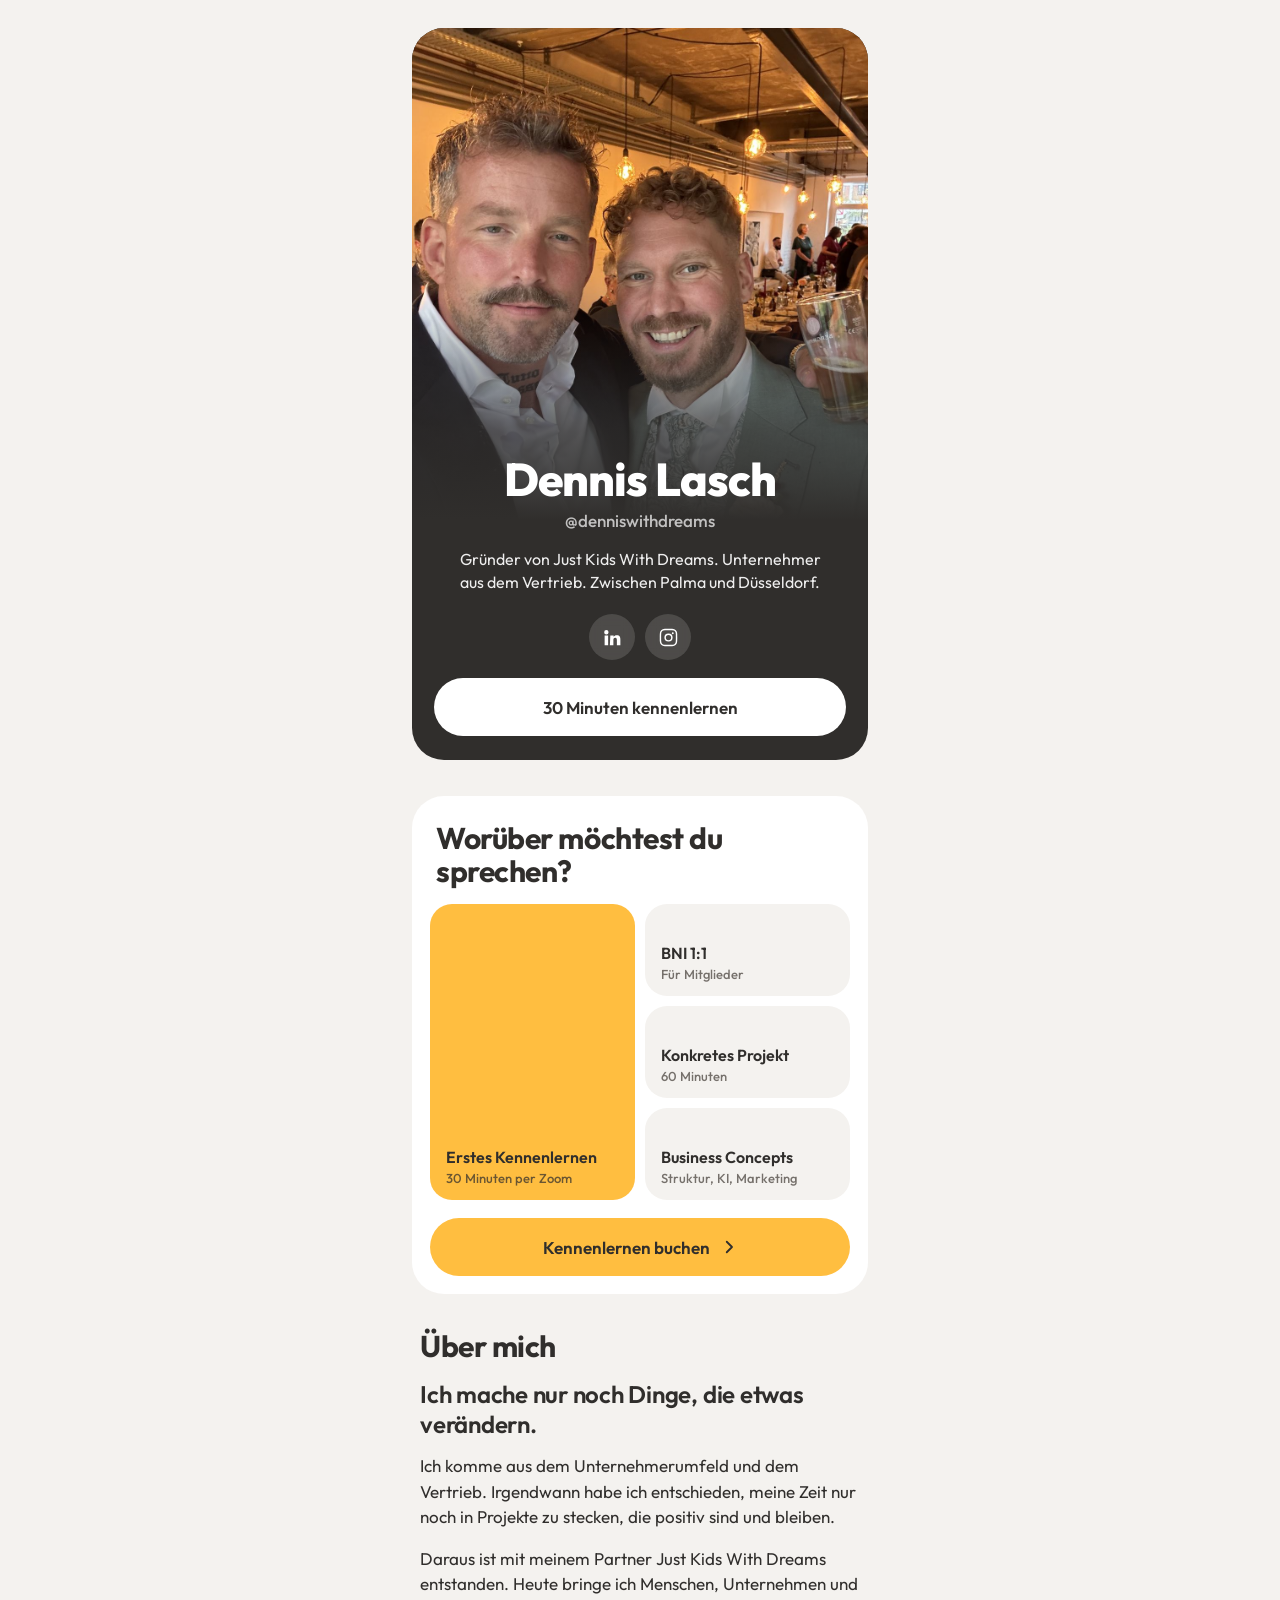
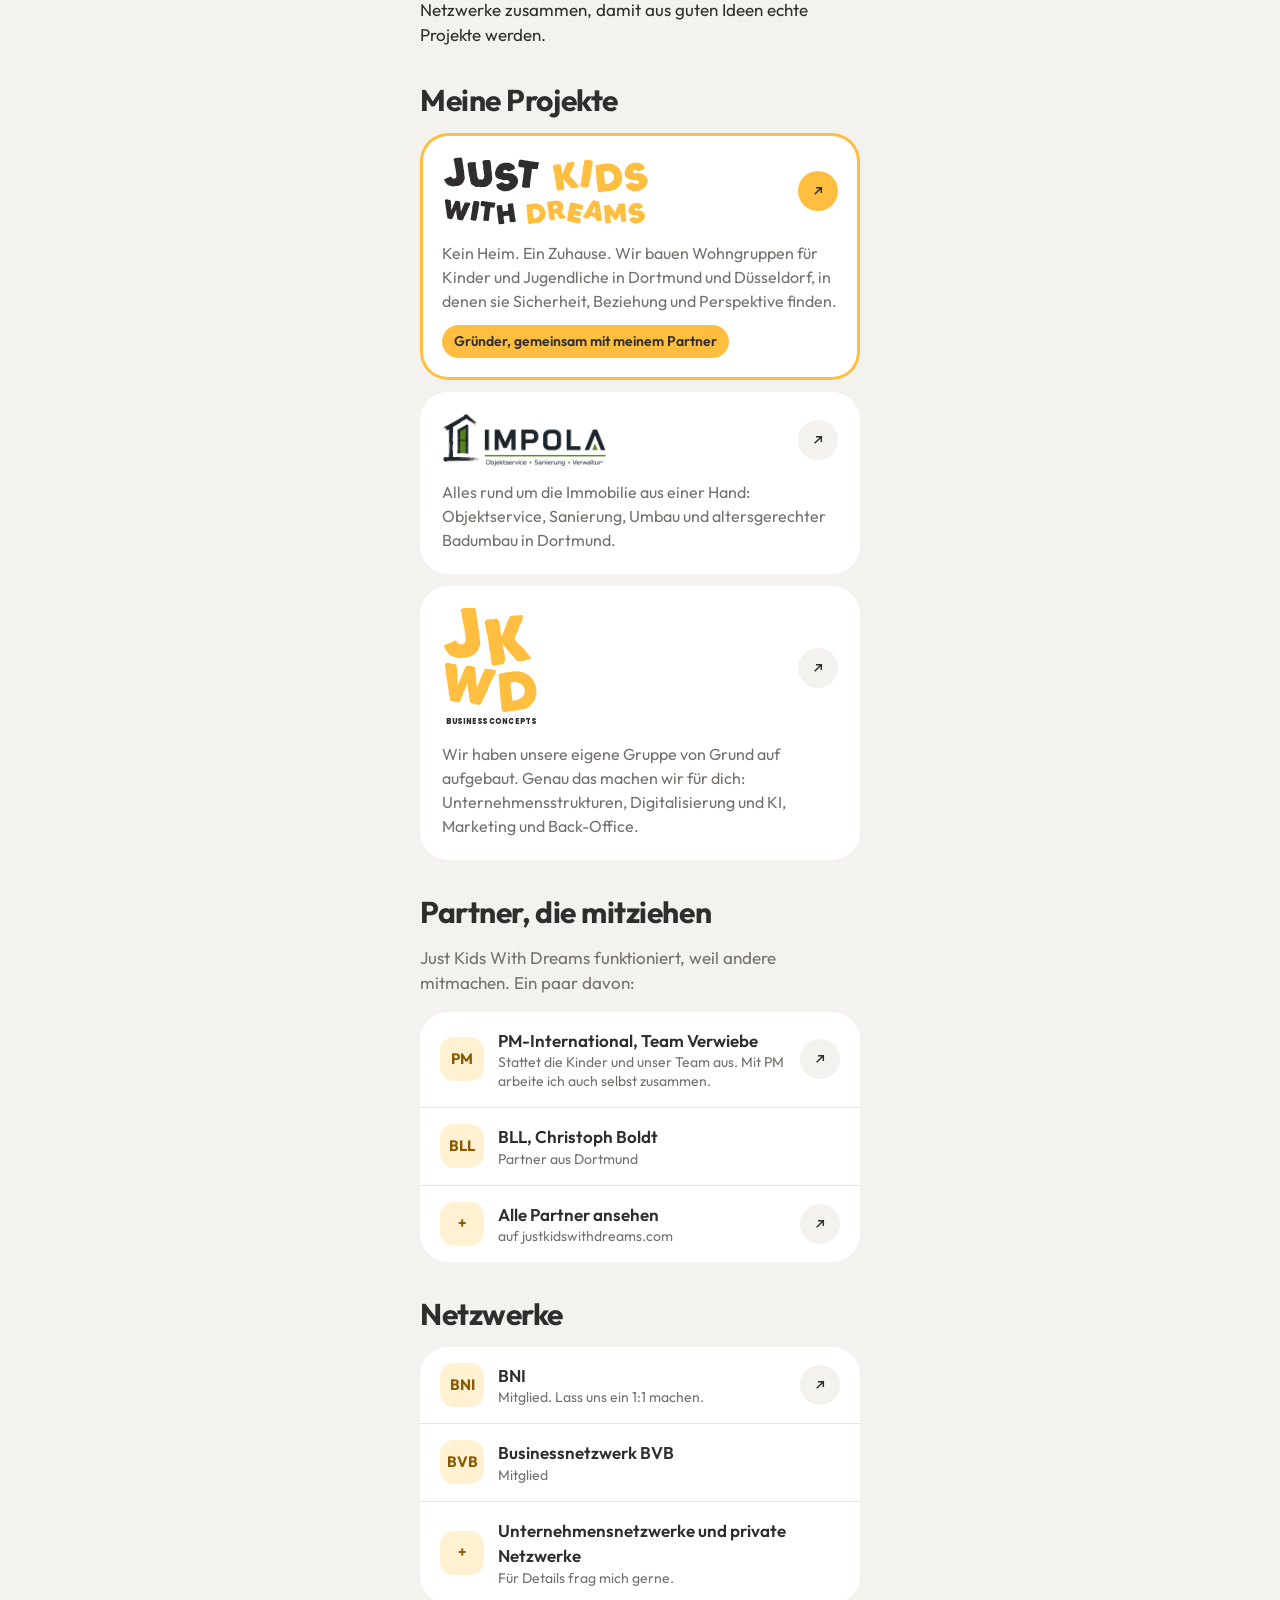
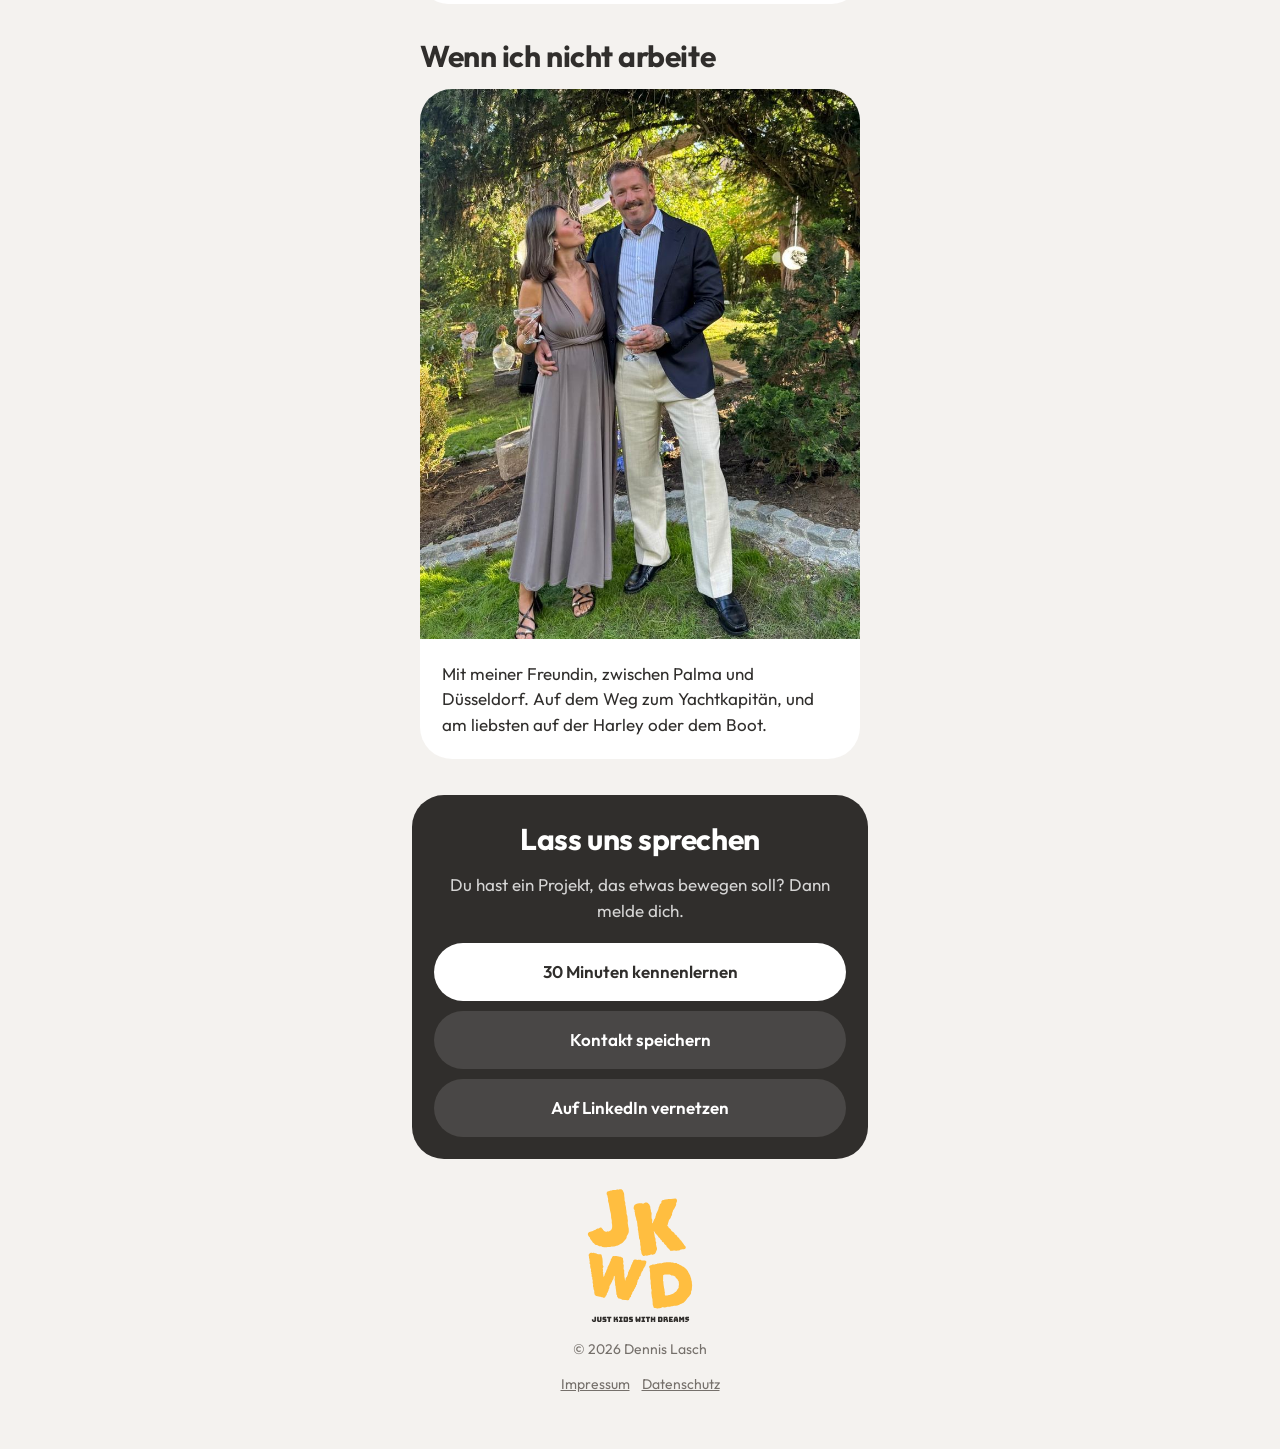
<file: index.html>
<!DOCTYPE html>
<html lang="de">
<head>
<meta charset="utf-8">
<meta name="viewport" content="width=device-width, initial-scale=1, viewport-fit=cover">
<title>Dennis Lasch – Just Kids With Dreams</title>
<meta name="description" content="Dennis Lasch – Unternehmer, Gründer von Just Kids With Dreams. Zwischen Palma und Düsseldorf.">
<meta property="og:title" content="Dennis Lasch">
<meta property="og:description" content="Gründer von Just Kids With Dreams. Unternehmer aus dem Vertrieb. Zwischen Palma und Düsseldorf.">
<meta property="og:image" content="https://dennislasch.com/og.jpg">
<meta property="og:url" content="https://dennislasch.com/">
<meta property="og:type" content="profile">
<meta name="twitter:card" content="summary_large_image">
<meta name="theme-color" content="#302E2C">
<link rel="icon" href="data:image/svg+xml,%3Csvg xmlns='http://www.w3.org/2000/svg' viewBox='0 0 100 100'%3E%3Ctext y='.9em' font-size='90'%3E%E2%9A%93%3C/text%3E%3C/svg%3E">
<link rel="stylesheet" href="assets/css/style.css">
</head>
<body>
<div class="progress" aria-hidden="true"><span id="bar"></span></div>

<main class="page">

  <header class="hero">
    <div class="hero-photo"><img src="assets/img/hero.jpg" alt="Dennis Lasch mit seinem Partner bei einer Feier" fetchpriority="high"></div>
    <div class="hero-text">
      <h1>Dennis Lasch</h1>
      <p class="handle">@denniswithdreams</p>
      <p class="bio">Gründer von Just Kids With Dreams. Unternehmer aus dem Vertrieb. Zwischen Palma und Düsseldorf.</p>
      <div class="socials">
        <a href="https://www.linkedin.com/in/dennislasch" target="_blank" rel="noopener" aria-label="LinkedIn">
          <svg viewBox="0 0 24 24"><path d="M4.98 3.5a2.5 2.5 0 1 1 0 5 2.5 2.5 0 0 1 0-5zM3 9.75h4v11H3zM9.5 9.75h3.8v1.5h.06c.53-1 1.83-1.8 3.44-1.8 3.68 0 4.2 2.2 4.2 5.1v6.2h-4v-5.5c0-1.3 0-3-1.85-3s-2.15 1.43-2.15 2.9v5.6h-4z"/></svg>
        </a>
        <a href="https://www.instagram.com/denniswithdreams" target="_blank" rel="noopener" aria-label="Instagram">
          <svg viewBox="0 0 24 24"><path d="M12 7.3a4.7 4.7 0 1 0 0 9.4 4.7 4.7 0 0 0 0-9.4zm0 7.7a3 3 0 1 1 0-6 3 3 0 0 1 0 6zm4.9-8.95a1.1 1.1 0 1 0 0 2.2 1.1 1.1 0 0 0 0-2.2zM12 3.6c2.73 0 3.05.01 4.13.06 1 .05 1.54.21 1.9.35.48.19.82.41 1.18.77.36.36.58.7.77 1.18.14.36.3.9.35 1.9.05 1.08.06 1.4.06 4.14s-.01 3.05-.06 4.13c-.05 1-.21 1.54-.35 1.9-.19.48-.41.82-.77 1.18-.36.36-.7.58-1.18.77-.36.14-.9.3-1.9.35-1.08.05-1.4.06-4.13.06s-3.06-.01-4.14-.06c-1-.05-1.54-.21-1.9-.35a3.2 3.2 0 0 1-1.18-.77 3.2 3.2 0 0 1-.77-1.18c-.14-.36-.3-.9-.35-1.9C3.61 15.05 3.6 14.73 3.6 12s.01-3.06.06-4.14c.05-1 .21-1.54.35-1.9.19-.48.41-.82.77-1.18.36-.36.7-.58 1.18-.77.36-.14.9-.3 1.9-.35C8.94 3.61 9.27 3.6 12 3.6zM12 2c-2.72 0-3.06.01-4.13.06-1.07.05-1.8.22-2.43.46-.66.26-1.22.6-1.77 1.16-.56.55-.9 1.11-1.16 1.77-.24.64-.41 1.36-.46 2.43C2.01 8.94 2 9.28 2 12s.01 3.06.06 4.13c.05 1.07.22 1.8.46 2.43.26.66.6 1.22 1.16 1.77.55.56 1.11.9 1.77 1.16.64.24 1.36.41 2.43.46 1.07.05 1.41.06 4.13.06s3.06-.01 4.13-.06c1.07-.05 1.8-.22 2.43-.46a4.9 4.9 0 0 0 1.77-1.16c.56-.55.9-1.11 1.16-1.77.24-.64.41-1.36.46-2.43.05-1.07.06-1.41.06-4.13s-.01-3.06-.06-4.13c-.05-1.07-.22-1.8-.46-2.43a4.9 4.9 0 0 0-1.16-1.77 4.9 4.9 0 0 0-1.77-1.16c-.64-.24-1.36-.41-2.43-.46C15.06 2.01 14.72 2 12 2z"/></svg>
        </a>
      </div>
      <a class="btn btn-white" href="https://scheduler.zoom.us/jkwd-dennis-lasch/dennis-30-min" target="_blank" rel="noopener">30 Minuten kennenlernen</a>
    </div>
  </header>

  <form class="chooser" id="chooser" onsubmit="return false">
    <h2>Worüber möchtest du sprechen?</h2>
    <fieldset class="chips">
      <legend>Termin auswählen</legend>
      <div class="chip tall">
        <input type="radio" name="t" id="t1" value="https://scheduler.zoom.us/jkwd-dennis-lasch/dennis-30-min" data-label="Kennenlernen buchen" checked>
        <label for="t1">Erstes Kennenlernen<small>30 Minuten per Zoom</small></label>
      </div>
      <div class="chip">
        <input type="radio" name="t" id="t2" value="https://scheduler.zoom.us/jkwd-dennis-lasch/bni-1-1" data-label="BNI 1:1 buchen">
        <label for="t2">BNI 1:1<small>Für Mitglieder</small></label>
      </div>
      <div class="chip">
        <input type="radio" name="t" id="t3" value="https://scheduler.zoom.us/jkwd-dennis-lasch/dennis-1h" data-label="Termin buchen">
        <label for="t3">Konkretes Projekt<small>60 Minuten</small></label>
      </div>
      <div class="chip">
        <input type="radio" name="t" id="t4" value="https://scheduler.zoom.us/jkwd-dennis-lasch/jkwd-business-concepts" data-label="Erstgespräch buchen">
        <label for="t4">Business Concepts<small>Struktur, KI, Marketing</small></label>
      </div>
    </fieldset>
    <a class="btn btn-green" id="book" href="https://scheduler.zoom.us/jkwd-dennis-lasch/dennis-30-min" target="_blank" rel="noopener">
      <span id="bookLabel">Kennenlernen buchen</span>
      <svg viewBox="0 0 24 24" fill="none" stroke="currentColor" stroke-width="2.4" stroke-linecap="round" stroke-linejoin="round" aria-hidden="true"><path d="M9 5l7 7-7 7"/></svg>
    </a>
  </form>

  <section id="ueber">
    <h2>Über mich</h2>
    <p class="quote">Ich mache nur noch Dinge, die etwas verändern.</p>
    <p class="lead">Ich komme aus dem Unternehmerumfeld und dem Vertrieb. Irgendwann habe ich entschieden, meine Zeit nur noch in Projekte zu stecken, die positiv sind und bleiben.</p>
    <p class="lead">Daraus ist mit meinem Partner Just Kids With Dreams entstanden. Heute bringe ich Menschen, Unternehmen und Netzwerke zusammen, damit aus guten Ideen echte Projekte werden.</p>
  </section>

  <section id="projekte">
    <h2>Meine Projekte</h2>
    <div class="projects">
      <a class="project feature" href="https://justkidswithdreams.com" target="_blank" rel="noopener">
        <div class="project-head">
          <div class="logo"><img class="lg" src="assets/logo/jkwd-horizontal.svg" alt="Just Kids With Dreams" width="207" height="72"></div>
          <span class="go" aria-hidden="true"><svg viewBox="0 0 24 24"><path d="M7 17L17 7M9 7h8v8"/></svg></span>
        </div>
        <p>Kein Heim. Ein Zuhause. Wir bauen Wohngruppen für Kinder und Jugendliche in Dortmund und Düsseldorf, in denen sie Sicherheit, Beziehung und Perspektive finden.</p>
        <p class="role">Gründer, gemeinsam mit meinem Partner</p>
      </a>
      <a class="project" href="https://impola.de" target="_blank" rel="noopener">
        <div class="project-head">
          <div class="logo"><img src="assets/logo/impola.png" alt="IMPOLA – Objektservice, Sanierung, Verwaltung" width="164" height="52"></div>
          <span class="go" aria-hidden="true"><svg viewBox="0 0 24 24"><path d="M7 17L17 7M9 7h8v8"/></svg></span>
        </div>
        <p class="muted">Alles rund um die Immobilie aus einer Hand: Objektservice, Sanierung, Umbau und altersgerechter Badumbau in Dortmund.</p>
      </a>
      <a class="project" href="https://jkwdgroup.com" target="_blank" rel="noopener">
        <div class="project-head">
          <div class="logo"><svg class="bc-logo" viewBox="400 350 1092 1330" role="img" aria-label="JKWD Business Concepts" xmlns="http://www.w3.org/2000/svg"><path d="M576.1,903.0c-2.9-1.4-6.7-1.4-9.7-2.2-3.7,0-5.9-1.4-8.2-3.7-2.2-.7490234375-5.2-1.4-5.9-1.4-5.9,0-11.9,0-17.2-2.2-5.9-2.2-11.2-6.7-17.2-8.9-5.2-1.4-10.4-.7490234375-14.9-2.2-8.2-1.4-12.7-9.7-17.9-14.9-4.4-3.7-9.7-5.9-13.4-9.7-3.7-3.7-5.9-8.9-8.2-14.2-3.7-6.7-11.2-11.2-14.9-17.9-2.2-2.9-3.7-5.9-4.4-8.9-.7490234375-3.7-.7490234375-7.4-2.9-9.7-2.9-2.2-5.9-4.4-8.2-7.4-4.4-7.4-8.9-14.9-10.4-23.2-2.2-16.4,17.9-23.9,34.4-26.9,2.9,0,5.9,0,8.9-1.4,6.7-2.2,11.9-8.9,18.7-11.2,4.4-2.2,10.4-1.4,14.2-4.4,5.9-4.4,12.7-9.7,19.4-11.9,4.4-.7490234375,9.7-.7490234375,13.4.7490234375,2.9-2.9,5.2-6.7,8.9-8.2,2.9-2.2,6.7-2.2,9.7-2.2,2.9.7490234375,5.2,1.4,6.7,2.9,1.4,2.2,4.4,5.9,5.2,6.7,2.2,1.4,4.4,2.9,5.9,5.2,1.4,2.9,3.7,5.9,5.2,8.9,2.2,2.9,11.9,11.9,14.9,14.2,1.4.7490234375,3.7,1.4,5.2,2.2,4.4,1.4,9.7,2.2,14.2,1.4,6.7-.7490234375,21.7-1.4,25.4-3.7,1.4-.7490234375,6.7-5.2,7.4-5.9,3.7-2.2,8.2-3.7,11.2-7.4,5.9-6.7,8.9-15.7,9.7-24.7.7490234375-8.2.7490234375-17.2,0-25.4-.7490234375-7.4-2.9-14.2-3.7-20.9,0-8.2,1.4-16.4,0-25.4-1.4-8.9-4.4-17.9-5.9-26.9-1.4-11.9.7490234375-24.7-2.9-36.7-2.9-11.9-6.7-23.2-8.9-35.9-4.4-20.9-6.7-41.9-11.2-62.9-2.2-8.2-5.9-15.7-7.4-24.7-.7490234375-5.9,0-12.7,1.4-18.7-3.7-11.2-7.4-25.4-8.2-35.9-1.4-1.4-2.9-3.7-4.4-5.9-5.2-10.4-2.9-26.2,6.7-32.2,3.7-2.9,8.9-4.4,13.4-3.7,5.2-5.2,14.2-8.2,21.7-7.4,2.2.7490234375,3.7,0,5.9,0,6.7-2.2,13.4-2.9,20.2-2.9s12.7-2.2,18.7-.7490234375c.7490234375,0,1.4-.7490234375,2.2-.7490234375,8.2-3.7,17.2-3.7,26.9-2.9,4.4-1.4,9.7-2.2,14.9-2.9s10.4-.7490234375,14.9,2.2c4.4,2.2,8.9,6.7,11.9,11.2,2.9,4.4,2.9,8.9,5.2,13.4,2.2,5.2,5.2,9.7,5.9,14.9,1.4,7.4,1.4,14.2,1.4,21.7,0,6.7,2.2,14.2,2.9,20.9.7490234375,8.9,0,17.2,1.4,26.2,1.4,7.4,5.9,14.2,6.7,21.7.7490234375,5.2,0,10.4-.7490234375,15.7,0,2.9,1.4,5.2,2.2,8.2,5.2,12.7,5.2,26.9,6.7,40.4,1.4,8.2,3.7,15.7,3.7,23.9.7490234375,2.9-.7490234375,17.2.7490234375,20.2,2.9,8.2,7.4,15.7,8.2,23.9,1.4,6.7-.7490234375,14.2.7490234375,21.7.7490234375,6.7,2.9,13.4,3.7,20.2,0,3.7-2.9,23.9-1.4,28.4,2.2,9.7,3.7,20.9,5.2,31.4,0,1.4,3.7,11.9,3.7,13.4.7490234375,5.9,2.2,31.4.7490234375,37.4-2.2,14.2-10.4,26.2-17.9,37.4-2.2,4.4-2.9,9.7-2.9,14.9-.7490234375,4.4-2.2,9.7-5.2,13.4-8.9,11.9-20.2,22.4-29.9,33.7-3.7,3.7-6.7,8.2-10.4,11.9-6.7,5.2-16.4,5.9-23.9,10.4-5.2,3.7-10.4,7.4-17.2,9.7-8.2,2.9-17.2,4.4-26.2,7.4-6.7,2.9-14.2,4.4-21.7,4.4-2.2.7490234375-10.4-.7490234375-11.9,0-5.2,1.4-10.4,2.9-16.4,3.7-5.9.7490234375-12.7-2.2-18.7,0-8.9,2.2-37.4,3.7-46.4,1.4Z" style="fill: #ffbe40;"/><path d="M964.1,987.6c-6.7-3.7-10.4-11.2-13.4-18.7-2.9-6.7-2.2-13.4-2.2-20.9,0,0-.7490234375,0-.7490234375-.7490234375-2.2-3.7-2.9-8.9-2.9-13.4-2.2-2.9-3.7-5.9-4.4-8.9,0-4.4,2.2-8.2,1.4-12.7-.7490234375-3.7,0-7.4.7490234375-11.2,0-1.4-2.2-4.4-2.2-5.9,0-.7490234375,0-4.4-.7490234375-5.9-3.7-5.2-2.2-12.7-2.2-18.7,0-5.2-.7490234375-10.4-.7490234375-14.9,0-2.2-.7490234375-3.7-1.4-5.2-.7490234375-3.7-.7490234375-7.4,0-11.9-3.7-3.7-4.4-8.9-5.2-14.2-2.9-2.9-5.2-7.4-5.2-11.2,0-3.7,1.4-8.2.7490234375-11.9-1.4-2.9-2.2-6.7-2.2-10.4,0-2.2-1.4-3.7-1.4-5.2-1.4-3.7,0-8.2-.7490234375-11.9v-3.7c-1.4-3.7-2.2-8.2-2.2-12.7-.7490234375-4.4-.7490234375-8.2-1.4-12.7,0-1.4-3.7-12.7-4.4-14.9,0-3.7,1.4-7.4.7490234375-11.2v-10.4c-5.2-10.4-5.2-23.2-5.2-35.9-1.4-2.2-2.2-5.2-2.2-7.4v-12.7c-7.4-9.7-8.9-21.7-10.4-33.7,0-1.4-.7490234375-2.9-.7490234375-3.7,0-1.4-1.4-3.7-2.2-4.4-1.4-2.2-4.4-14.9-5.2-17.9-2.2-9.7-3.7-19.4-3.7-29.9-2.2-2.2-3.7-5.9-3.7-9.7,0-1.4.7490234375-7.4,2.2-11.9-2.9-2.9-6.7-5.2-8.2-8.9-4.4-9.7-1.4-30.7,5.2-39.6,2.2-2.9,5.9-5.9,10.4-7.4,1.4-.7490234375,8.9-5.9,10.4-6.7,8.2-2.9,17.9-2.2,26.2-3.7,8.2-.7490234375,16.4-2.2,24.7-1.4,5.2.7490234375,9.7,2.9,14.2,5.2,5.9-2.9,10.4-8.2,17.2-10.4,7.4-2.9,17.2-.7490234375,24.7,2.2,5.2,2.2,9.7,5.9,12.7,10.4,0,0,0,.7490234375.7.7490234375,4.4,2.2,8.2,8.2,8.9,13.4,0,.7490234375,2.2,2.2,2.9,2.9,1.4,2.2,2.2,5.2,2.2,8.2.7490234375,5.2,2.2,11.2,1.4,16.4-.7490234375,2.2,2.9,5.9,2.9,8.2.7490234375.7,0,7.4.7490234375,8.2,0,.7490234375,1.4,2.2,1.4,2.9,1.4,3.7.7490234375,8.2,0,12.7,0,.7490234375,0,1.4.7490234375,1.4,2.9,2.9,4.4,5.9,4.4,8.9,2.2,5.2,2.9,11.2,2.2,16.4-1.4,7.4-.7490234375,22.4,0,38.9.7490234375,1.4.7490234375,3.7,1.4,5.2,0,.7490234375,2.2,2.9,2.2,3.7,4.4,5.2,3.7,20.9,1.4,27.7,0,.7490234375,0,1.4-.7490234375,2.2.7490234375,4.4,1.4,7.4,2.9,9.7,0,1.4.748046875,2.2.748046875,3.7.7490234375-.7490234375.7-1.4,1.4-1.4,5.9-11.9,9.7-24.7,15.7-36.7,2.9-5.2,6.7-9.7,10.4-14.9v-4.4c.7490234375-1.4,2.2-4.4,2.2-5.2-.7490234375-3.7,0-8.2,2.2-11.2,0-.7490234375.7-1.4,1.4-2.2.7490234375-5.9,1.4-11.2,3.7-17.2,2.2-6.7,5.9-12.7,9.7-19.4l.748046875-.7490234375c0-4.4,2.2-8.2,5.2-11.2.7490234375-.7490234375,0-2.2,0-2.9,0-3.7,2.9-7.4,5.2-10.4,0-2.2,1.4-4.4,2.2-6.7v-5.9c.7490234375-1.4,1.4-3.7,2.2-5.9.7490234375-2.9,1.4-5.2,2.9-6.7,1.4-2.2,1.4-5.9,2.9-8.2.7490234375-1.4,2.9-5.2,3.7-6.7,0-3.7,0-7.4,2.2-10.4,2.2-4.4,6.7-8.2,11.9-10.4.7490234375-1.4,1.4-2.9,2.2-4.4-1.4-7.4,2.2-20.2,8.9-23.9,3.7-1.4,22.4-7.4,26.2-8.2,4.4-.7490234375,8.2,0,12.7-.7490234375s22.4-5.2,26.9-4.4c1.4,0,4.4,1.4,5.2,1.4,4.4-.7490234375,9.7-2.2,14.2-1.4,14.2,0,28.4-4.4,42.6-4.4,13.4-.7490234375,18.7,14.9,16.4,27.7-.7490234375,6.7-5.2,12.7-8.2,18.7-1.4,1.4.7490234375,10.4.7490234375,12.7-.7490234375,11.2-8.9,20.9-14.2,30.7-1.4,3.7-2.9,7.4-5.2,11.2-2.9,5.2-6.7,9.7-10.4,14.2-2.2,2.2-2.2,5.9-2.9,8.9-.7490234375,5.9-3.7,11.2-6.7,17.2-.7490234375.7-1.4,2.2-1.4,3.7,1.4,5.9.7490234375,12.7-2.2,17.9-2.2,3.7-9.7,15.7-9.7,19.4.7490234375,4.4-1.4,8.9-3.7,11.9-3.7,5.2-8.9,9.7-11.9,14.9-4.4,5.9-11.9,37.4-14.2,44.1,0,2.2-2.2,9.7-3.7,11.2-.7490234375.7-2.2,1.4-2.9,2.2,5.2,2.2,9.7,5.9,12.7,10.4,1.4,2.9,2.2,6.7,2.9,9.7,0,1.4,1.4,2.2,2.2,2.9,5.9,3.7,12.7,7.4,17.9,12.7,2.9,2.9,4.4,6.7,5.2,11.2.7490234375,1.4,1.4,3.7,2.9,4.4,9.7,6.7,21.7,11.2,26.9,20.9,2.2,2.9,2.9,7.4,4.4,10.4,1.4.7490234375,3.7,2.2,3.7,2.9,2.2,1.4,5.9,1.4,7.4,3.7,5.9,5.2,11.9,11.2,14.9,18.7.7490234375.7.7490234375,1.4,1.4,1.4.7490234375.7,1.4,2.2,2.2,2.9,1.4.7490234375,2.9,1.4,4.4,2.9.7490234375.7,4.4,1.4,5.2,2.2,3.7,1.4,5.9,6.7,5.9,11.2.7490234375.7,1.4,2.2,2.2,2.9l5.9,5.9c1.4.7490234375,2.9,1.4,3.7,2.2,0,0,0,.7490234375.7,1.4.7490234375,1.4,1.4,2.2,2.2,2.9,1.4.7490234375,2.9,1.4,3.7,2.2.7490234375,1.4,1.4,2.2,2.2,4.4,1.4,1.4,2.2,4.4,2.9,6.7,2.2,1.4,4.4,4.4,6.7,6.7,2.9,3.7,5.9,6.7,7.4,11.2,3.7,4.4,8.2,8.2,9.7,13.4.7490234375.7.7490234375,2.9,1.4,2.9,3.7,2.9,7.4,5.2,10.4,8.9,6.7,8.9,4.4,20.9-5.2,26.2-7.4,3.7-16.4,1.4-23.9,3.7-6.7,2.9-14.9,2.9-22.4,3.7-2.2,3.7-5.9,6.7-10.4,7.4-4.4,1.4-9.7.7490234375-14.9,0-4.4,0-8.9,2.9-14.2,3.7-6.7.7490234375-12.7-.7490234375-19.4-1.4-3.7,0-7.4,2.2-11.9,2.2-3.7.7490234375-8.2-.7490234375-11.9,0-.748046875,0-5.9,1.4-6.7,1.4-4.4,0-8.9-2.9-11.2-6.7-.7490234375-2.2-.7490234375-3.7-.7490234375-5.9-2.9-1.4-5.9-3.7-8.2-6.7-5.2-7.4-14.9-11.2-20.2-18.7-2.2-2.9-4.4-6.7-5.2-10.4-.7490234375-1.4-.7490234375-3.7-1.4-4.4-6.7-5.2-14.2-8.9-18.7-15.7-2.9-3.7-4.4-8.9-5.2-13.4-5.2-2.9-11.2-5.2-15.7-8.9-3.7-3.7-5.9-9.7-5.9-14.9-5.2-2.9-11.9-6.7-14.2-12.7,0-.7490234375-.7490234375-3.7-1.4-4.4-3.7-5.2-11.2-6.7-14.9-11.9s-5.2-12.7-10.4-17.2c-7.4-8.2-16.4-15.7-23.2-24.7-.7490234375-2.2-5.2-11.2-6.7-12.7-2.2-2.9-4.4-5.2-6.7-8.2,1.4,6.7,2.2,12.7,3.7,18.7,1.4,10.4,5.2,20.2,5.2,30.7.7490234375,2.2.7490234375,4.4.7490234375,5.9,1.4,3.7,2.2,7.4,2.2,11.2,2.9,3.7,5.2,8.2,5.9,12.7s-.7490234375,8.2-1.4,11.9c2.2,4.4,2.2,9.7,2.9,14.9.7490234375,0,2.2,1.4,2.2,2.2.7490234375.7,2.9,5.2,2.9,6.7.7490234375,5.2-1.4,11.2-2.9,16.4,3.7,5.2,3.7,12.7,4.4,19.4,0,.7490234375,1.4,2.9,1.4,3.7,2.2,4.4,2.9,10.4,4.4,14.9,2.9,7.4-.7490234375,19.4-6.7,27.7-2.2,8.9-8.2,23.2-12.7,27.7-3.7,4.4-9.7,7.4-15.7,8.2-6.7,1.4-13.4,0-20.2-2.2-.7490234375-.7490234375-1.4-1.4-2.2-.7490234375-3.7,2.9-8.2,5.9-13.4,7.4-4.4,1.4-8.9,1.4-14.2,1.4-.7490234375,0-2.2.7490234375-3.7.7490234375-.7490234375.7-5.2,4.4-5.9,4.4-2.2.7490234375-5.2.7490234375-7.4,0-1.4,0-8.2-1.4-11.2-1.4-2.9.7490234375-5.2,1.4-7.4,2.2-5.9,2.2-13.4,2.9-17.9-.7490234375Z" style="fill: #ffbe40;"/><path d="M806.1,1422.3c-3.5,0-7.7-1.2-11.4-1.2-4.7,0-10.2.6005859375-14.3-1.1-1.2,0-1.8-1.2-3-1.2-2.4.599609375-5.4,1.2-7.8.599609375-6,0-11.3-5.4-17.4-7.2-7.1-1.7-14.3-4.2-22.2-5.3-3.5-.6005859375-8.3-1.8-10.1-5.4-1.2-1.2-1.8-3-2.4-4.7-4.7-1.7-8.4-7.2-7.2-14.4,0-1.7-1.2-8.4-1.2-9.6,0-1.1-3.5-3.5-4.7-4.7-1.7-3.5-1.7-17.4-1.7-21.5-.6005859375-3-1.7-5.4-1.7-8.4-.6005859375-3-.6005859375-6.6-.6005859375-9.6,0-1.7-1.2-3.5-1.7-4.7-.6005859375-2.3,0-10.2,0-12.5-4.7-4.8-2.4-14.4-2.4-21.6v-.599609375c-1.2-3-3-5.4-3.5-8.4-.6005859375-2.4-2.4-15-2.4-18,0-1.2.6005859375-3.6.6005859375-6-.6005859375-1.8-1.2-4.2-1.2-6v-3c-.6005859375-1.2-.6005859375-2.4-1.2-4.2-.599609375-2.4,0-5.4,0-8.4,0-1.2-1.7-3.5-1.7-4.7-1.7-4.2-1.2-13.8.599609375-20.4-.599609375-1.7-.599609375-3.5-.599609375-5.4-.6005859375-1.7,1.2-9,.599609375-10.2-1.2-3.5-1.7-6.5-2.3-10.2-3,3.0-6.0,6.0-9.0,9.6.6005859375,1.7.6005859375,4.2.6005859375,6v1.7c0,4.2-1.7,8.4-4.2,12,0,1.2,0,2.4-.599609375,3-1.8,3.6-5.4,6.6-6.6,10.2-.599609375,2.4-1.7,4.2-3,6.6-.599609375,0,0,1.7,0,2.3,0,5.4-4.2,9.0-7.2,13.8-1.7,4.2-3.5,8.3-6,12-1.2,1.7-1.7,3-3,4.2-.599609375,1.2-1.2,1.7-1.7,3,0,4.7-4.2,8.3-7.2,11.4-.599609375.5-1.7,1.7-2.4,3.5.6005859375,4.7,1.2,9,0,13.2,0,1.2-.599609375,2.3-.599609375,4.2-.599609375,2.3-.599609375,4.7-1.7,7.2-1.2,2.3-6.6,10.2-6.6,12.5.6005859375,3.6,0,6.6-1.1,9.6-.6005859375,1.1-4.2,4.7-4.2,6-1.2,4.2-1.8,7.7-4.2,11.3-.6005859375,1.2-6,8.4-6.6,9.6,0,1.2-.599609375,5.4-.599609375,6.5-1.2,6-5.4,12-9.6,16.2-2.3,4.2-3.5,10.2-7.1,13.2-1.8,1.2-3.6,1.8-5.4,2.4-1.7,1.2-4.2,2.4-7.2,2.4-4.7,0-9.5-1.8-12-5.4-3,1.2-6,1.7-9,1.2-4.7,0-9-2.4-13.2-4.2s-8.4-1.7-13.2-3c-3.5-.6005859375-7.2-2.4-10.7-3.6-2.4-.599609375-4.8,0-7.2,0-3,.6005859375-5.4,0-8.4-1.1-6-1.8-16.2-11.4-17.4-18.0-.599609375-2.3.6005859375-5.3-1.2-7.7-3.5-6.5-1.7-15-1.1-22.7,0-6.6-5.4-12.6-7.2-19.2-1.2-6-1.2-12-1.7-18.0,0-.599609375-.6005859375-1.1-1.2-1.7-2.4-3-4.2-7.2-3.6-10.7,0-4.7,1.2-10.2,2.4-15,.599609375-4.2-3.5-7.8-4.2-12-1.2-3-1.7-6-1.2-9,0-3.6,1.8-16.8.6005859375-19.8-1.8-4.2-3.6-7.7-4.2-12-.6005859375-6,.599609375-12.5,0-19.2,0-.599609375-2.4-1.2-2.4-1.7-3-2.4-4.7-6-4.7-9,0-4.8,1.7-9.6,3-13.8-2.4-1.7-4.7-4.7-5.4-7.7-.599609375-4.7,1.2-9.5,1.8-14.4-3-3.5-5.4-8.3-6-12.5-.6005859375-6,2.3-12,1.7-18,0-1.8-4.8-9-5.4-10.8-4.2-9-3-19.7-2.4-30,0-1.2.6005859375-4.2,0-4.7-3-3-6-6.6-6.5-10.8-.599609375-3.5,0-7.1.599609375-10.7,0-1.2,1.8-6.5,1.2-7.7-1.2-3.6-2.3-6.6-3-10.2-.599609375-5.4,0-10.7,0-16.7-2.3-2.4-4.7-6-4.7-9.6-.599609375-4.2.599609375-8.4,1.7-12-2.3-3.6-4.7-7.7-4.7-12,0-6,3.5-15.6,9.5-18,2.4-.6005859375,3.6-4.2,6-5.4,3-2.4,6.6-3.5,10.8-3.5s8.3,1.1,12.5,2.3c4.2.6005859375,9-1.2,13.2-.599609375,3,.599609375,6,2.3,7.8,4.7,4.7-.599609375,9.5-1.7,13.7-.599609375,1.7.599609375,3.5,3,5.4,4.1,4.1,1.8,9,3,13.1,4.2,7.8,2.4,16.2-.599609375,24.0.6005859375,4.2,0,8.3,3,10.2,6.5,1.7,3.6,1.1,7.2,2.3,10.7,1.7,8.4,5.4,16.8,6.6,25.2,1.2,5.3.599609375,10.7,1.2,16.1.599609375,3.0,1.7,18.6,1.7,21.6.599609375,7.7-1.7,15-.6005859375,22.2,1.2,7.2,8.4,13.8,7.8,21,0,5.4-4.8,9.6-8.4,13.2,1.7,6,4.7,12.6,4.7,18.6-.599609375,1.7-3,11.4-3,13.7,0,.6005859375,1.7,2.4,2.4,3,3,5.4,3,10.2,0,16.2,1.2,4.8,2.3,10.2,3,15.6,0,6.5,1.2,13.7,2.3,20.4,1.2-1.8,2.4-3,3.6-4.8,0,0,.599609375-.599609375.5-1.1,1.2-2.4,2.4-4.8,4.2-6.6v-.599609375c2.4-6.6,2.4-13.2,4.7-19.2,3-6.6,8.4-13.2,11.4-20.4,0-3,1.2-6.6,2.4-9.6.599609375-.599609375,1.2-1.7,1.7-2.3.599609375-6,4.7-12,7.7-17.4.6005859375-.599609375,1.2-1.7,1.2-3-.599609375-6,2.4-12,6-17.4,1.7-3,3-6.5,4.2-10.2,1.7-4.7,4.7-9,7.2-13.7,1.7-3,2.3-6.6,3.5-10.2,4.2-9.5,8.4-19.2,12.6-28.8-.6005859375-3.5,0-8.3,2.3-10.7,1.2-1.2,5.4-6.5,6-7.7,2.4-5.4,4.8-10.7,6.6-15.6,3.5-9,15.5-8.3,24.6-5.3.599609375,0,1.1-.6005859375,1.7-.6005859375,4.7-.599609375,9-.599609375,13.7-.599609375,5.4,0,10.2,2.3,15.6,3,3.5,1.2,7.7,0,12,.599609375,2.3.6005859375,4.7,1.8,7.2,3.6,3,0,6.5,0,9.5.599609375,2.4.6005859375,5.4,2.4,7.7,5.4,7.8,0,14.4,6,13.8,13.7,0,1.7-1.7,6-.6005859375,7.2,1.8,3.5,2.4,7.7,1.8,12,1.1,1.7,1.7,3.6,2.3,5.4v2.3c.6005859375,7.8-2.3,16.8-3.5,24.6,3,3,6,7.2,6.5,11.4.6005859375,6.5-1.7,13.2-1.2,19.7,1.2,4.7,0,10.2-.599609375,15,0,1.8.599609375,3,1.2,4.2,3,4.2,6.5,9.6,6,14.4,0,4.2-1.7,8.4-1.7,13.2.599609375,6,1.2,12,1.7,18,.599609375,4.2,1.2,7.7,1.2,11.4,0,2.3-1.2,10.2-.6005859375,12,3.6,10.7,3,22.7,6,33.6.6005859375,1.7.6005859375,6,.6005859375,10.7.599609375-.599609375.5-1.2.599609375-1.2.6005859375-1.7,4.2-7.2,4.2-8.4,0-3-.599609375-6,0-9,.599609375-4.7,3.6-9,6-12.5,4.2-5.4,8.4-10.2,10.7-16.8,2.4-6,4.8-12,7.2-18,.6005859375-2.3,1.8-4.2,1.2-6.5-1.2-3.6-.599609375-7.7.6005859375-10.7,1.7-3.0,4.1-4.8,4.7-7.8,2.3-7.2,4.2-15,9.5-19.7,1.2-1.2,5.4-4.2,5.4-6,.599609375-3,.599609375-6,1.2-9,1.2-4.8,3.5-9,6-13.2,2.3-4.2,1.2-9.6,3-13.8,2.3-3.5,6-6.5,7.7-10.7,2.4-4.7,3-10.2,4.7-15,1.2-1.7,6-7.7,6.6-9.6.599609375-4.1,1.2-9,3.5-12,2.4-3,12.6-7.2,16.2-7.7,8.4-1.7,18,1.7,25.8,5.4,3.5-2.4,9-2.4,13.7-2.4,5.4.599609375,12-1.7,17.4.599609375,4.7,2.4,10.2,6.0,15.5,6.6,4.8,0,25.8.599609375,30.0,1.7,15,4.7,7.2,24,0,38.4-.6005859375,1.7-1.2,3.6-1.2,6,.599609375,2.4-1.2,6.6-3,8.4-1.2,1.2-3,1.7-4.2,3-2.4,4.7-3.5,10.2-6.5,14.4-.6005859375,1.1-7.8,6.5-8.4,8.3,0,1.2.599609375,6,.599609375,7.8.6005859375,5.3-4.2,10.2-7.2,14.3-3,3.6-5.3,7.8-9.5,10.2,0,3,0,6.6-.599609375,9.6-1.2,4.2-4.2,7.2-7.2,9.5,0,4.2.599609375,8.4,0,12.6-1.2,4.7-6,8.4-9.6,11.4-1.7,1.1-6,5.3-6,8.3,0,2.4,1.2,5.4,0,8.4-.599609375,2.4-3,5.4-5.4,7.2-.599609375.5-2.3,5.3-2.3,6-2.4,4.2-6,7.7-8.4,11.4-.599609375,1.1.6005859375,3.5,1.2,4.7.599609375,6-3,12-6.6,17.4-.599609375.5,0,1.1.6005859375,2.3,1.2,3.6.599609375,8.4-1.2,12-2.4,4.2-6,7.2-9.5,10.8,1.1,3.5,1.1,7.7-.6005859375,10.7-2.3,3.5-5.4,6.5-8.4,9.5,0,4.2-1.1,8.4-3.5,11.4-1.2,1.2-5.4,4.2-5.4,6,0,1.8,0,4.2-.599609375,6-3.5,9.6-12.6,16.8-17.4,25.8-1.7,2.3,0,6-.599609375,9-1.2,6.5-7.8,11.4-12,16.7-1.2.6005859375,1.1,3,1.7,4.8.599609375,3.5-.6005859375,8.3-3.6,11.3-1.1,1.2-9,4.8-9.5,7.2-1.7,2.4-5.4,16.7-7.7,19.2-4.2,5.4-13.8,6-21.6,6Z" style="fill: #ffbe40;"/><path d="M1103.7,1504.5c-6-.6005859375-12-3.6-18.5-4.7-4.2-1.2-9-.6005859375-13.2-3-5.4-4.2-7.2-10.8-6-18.0-3-3-4.7-7.1-6-12-1.2-6.5,0-13.7-.6005859375-21-1.7-10.7-1.7-21-2.3-31.8,0-4.1-1.2-7.7-3-11.3-4.2-10.8-3.6-22.8-4.8-33.6-.599609375-6-3.5-12-3-18.6,0-4.1,3.6-25.7,3-30,0-.599609375-1.1-2.3-1.7-3-6.6-10.7-3.6-25.7-4.7-38.4-.6005859375-7.2-3.6-13.7-3.6-20.4-.599609375-9,1.2-17.3.6005859375-26.4,0-6-3.6-12-4.2-18.5-1.7-14.4-1.2-28.8-1.2-42.6,0-7.2,0-15-1.2-21.6-.599609375-6.5-3-13.2-3-19.2,0-3.5,2.4-15,.6005859375-18-2.4-4.2-4.8-9-6.0-13.7,0-1.7,0-4.2.6005859375-6.6.599609375-1.1,1.7-3,1.7-3.5.6005859375-1.7,2.4-2.4,3.6-3.6,2.3-1.7,4.7-4.1,8.3-5.3,3-.6005859375,6-1.2,9.0-2.4,3-1.7,6-4.2,9.5-4.2,5.4,0,12,1.8,17.4-.599609375,3-1.2,6.5-2.4,10.2-3,4.2-1.2,8.3-.6005859375,12.5-1.2,2.4-.599609375,4.2-1.7,6-3.5.6005859375-.6005859375,4.2-1.8,5.4-1.8,2.4,0,4.2,0,6.5-.599609375,1.8.599609375,3.6.599609375,5.4,0,3-.599609375,6.6-1.2,10.2-1.7,3,0,5.4,0,8.4,1.2,1.2.599609375,1.7.599609375,3,.599609375,7.2-2.4,13.7-4.7,21-6.5,4.2-.6005859375,8.4-.6005859375,12.6-1.2,5.3-1.2,10.7-2.4,16.1-3,7.2,0,15.0.599609375,22.2,0,6.5-.6005859375,13.1-2.4,19.7,0,6.5,2.3,15-.6005859375,22.2,1.2,5.4,1.1,9.5,6,15.5,6.5,6.6,1.2,13.8-2.4,20.4,0,3,1.2,5.4,4.2,9,5.4,3.6,1.1,7.8,2.3,12.0,4.1,4.7,2.4,9,6.0,13.1,8.4,6.0,2.4,13.2,3.6,17.4,7.7,1.2,1.2,4.2,4.2,5.4,4.8,4.2,1.7,9,3.5,12.5,6,4.8,2.3,8.4,6.5,12.6,9.5,7.2,5.4,15,11.4,20.4,19.2,3.5,4.8,7.2,9.6,10.7,15,1.2,3,2.4,6,3.6,9.0,1.7,4.1,5.3,7.7,7.7,12,1.7,3.5,3,7.7,4.7,11.3,1.7,4.2,5.4,7.2,6.6,11.4,1.7,4.2,3,9,4.1,13.7,1.8,6.0,4.8,10.8,6,16.8,0,1.7,1.2,11.4,1.2,13.2,1.2,4.2,3,7.7,4.2,12,1.2,6.5.6005859375,13.2,1.2,19.7,1.2,6.6,2.4,13.2,2.4,19.8-.6005859375,10.2-2.4,19.7-3,29.4,0,4.1,0,7.7-.6005859375,11.3-.599609375,5.4-3,10.8-5.4,15.6-.599609375,1.7-3,6.5-2.3,7.7.599609375,4.2,1.7,7.7.599609375,12-1.2,6-13.7,24.0-17.4,28.2-6,7.2-13.7,13.2-18.5,21.0-10.2,14.3-21,29.4-35.4,40.2-4.7,3-9.6,6-14.4,8.3-5.4,3.0-12,4.8-17.4,7.8-6,3-11.3,6.5-17.3,9-9.6,3-19.2,5.4-28.8,6.5-6,1.2-12,.6005859375-18,2.4-5.4,1.2-10.7,3.5-16.7,4.2-5.4,1.2-10.8.599609375-16.2,1.2-6.0,1.1-12.0,3-18.0,3.5-4.7.599609375-9.5-.599609375-15,0-8.4,1.2-16.2,7.2-25.2,7.7-6,.6005859375-12.5-2.3-17.4-6-7.7,1.7-15,7.2-22.2,9.6-6,1.7-12.5,1.2-18.5,3-5.4,1.7-11.4,3-16.8,3ZM1181.7,1376.7c6.6-.599609375,13.7-1.2,20.4-1.2,6,0,11.4-2.3,16.7-3.5,4.2-.599609375,8.4-1.2,12.6-3,9-3,18-7.2,27-10.2,6-3,11.4-7.7,16.2-12,4.2-3,9-4.2,12.6-7.2,3-3,6.5-6,8.3-9.5,1.8-3.6,3-7.2,4.8-10.2,3.5-4.8,16.2-18,15-24.0,0-1.7-.6005859375-3.5-1.2-5.3-.599609375-6.6,2.4-13.2,3.5-19.8.6005859375-2.3-1.1-15-1.7-17.3,0-3.6,0-14.4-2.3-17.4-2.4-3-5.4-6-7.2-9.6-1.8-3.5-3.6-7.7-6-10.7-4.2-3.5-9-6-12.0-10.2-3-3.5-4.1-8.4-6-12.5-1.7-4.2-13.2-8.4-17.3-10.2-6.6-2.4-14.4-.6005859375-21.6-2.4-4.2-1.7-7.2-5.4-11.4-7.2-7.7-3.5-40.2-1.7-48.6-1.7-4.1.599609375-7.7.599609375-12,1.7-3.5,1.7-6.5,4.2-10.2,6.6,2.4,6,.6005859375,13.2.6005859375,19.7,0,7.2.599609375,15,0,22.2-.6005859375,3.6-1.2,7.2-1.7,10.7,3,3.6,4.7,7.8,4.7,12.0,1.2,9-.6005859375,19.2,1.7,28.2s3.5,18,4.2,27c.599609375,3.5,2.3,6.5,3,9.5,2.4,8.4,1.7,16.8,2.4,25.2,0,2.4,1.1,4.8,2.3,6.6,3,7.2-1.2,15.6-.599609375,23.4,0,.599609375,1.7,3,2.3,3.5.6005859375,3,1.2,6,1.2,9Z" style="fill: #ffbe40;"/><text x="946" y="1640" text-anchor="middle" textLength="1000" lengthAdjust="spacingAndGlyphs" style="font-family:Poppins,'Outfit',sans-serif;font-weight:800;font-size:86px;fill:#302E2C">BUSINESS CONCEPTS</text></svg></div>
          <span class="go" aria-hidden="true"><svg viewBox="0 0 24 24"><path d="M7 17L17 7M9 7h8v8"/></svg></span>
        </div>
        <p class="muted">Wir haben unsere eigene Gruppe von Grund auf aufgebaut. Genau das machen wir für dich: Unternehmensstrukturen, Digitalisierung und KI, Marketing und Back-Office.</p>
      </a>
    </div>
  </section>

  <section id="partner">
    <h2>Partner, die mitziehen</h2>
    <p class="lead muted">Just Kids With Dreams funktioniert, weil andere mitmachen. Ein paar davon:</p>
    <div class="list">
      <a class="row" href="pm/">
        <span class="ic">PM</span>
        <div><b>PM-International, Team Verwiebe</b><span class="sub">Stattet die Kinder und unser Team aus. Mit PM arbeite ich auch selbst zusammen.</span></div>
        <span class="go" aria-hidden="true"><svg viewBox="0 0 24 24"><path d="M7 17L17 7M9 7h8v8"/></svg></span>
      </a>
      <div class="row">
        <span class="ic">BLL</span>
        <div><b>BLL, Christoph Boldt</b><span class="sub">Partner aus Dortmund</span></div>
      </div>
      <a class="row" href="https://justkidswithdreams.com" target="_blank" rel="noopener">
        <span class="ic">+</span>
        <div><b>Alle Partner ansehen</b><span class="sub">auf justkidswithdreams.com</span></div>
        <span class="go" aria-hidden="true"><svg viewBox="0 0 24 24"><path d="M7 17L17 7M9 7h8v8"/></svg></span>
      </a>
    </div>
  </section>

  <section id="netzwerke">
    <h2>Netzwerke</h2>
    <div class="list">
      <a class="row" href="https://scheduler.zoom.us/jkwd-dennis-lasch/bni-1-1" target="_blank" rel="noopener">
        <span class="ic">BNI</span>
        <div><b>BNI</b><span class="sub">Mitglied. Lass uns ein 1:1 machen.</span></div>
        <span class="go" aria-hidden="true"><svg viewBox="0 0 24 24"><path d="M7 17L17 7M9 7h8v8"/></svg></span>
      </a>
      <div class="row">
        <span class="ic">BVB</span>
        <div><b>Businessnetzwerk BVB</b><span class="sub">Mitglied</span></div>
      </div>
      <div class="row">
        <span class="ic">+</span>
        <div><b>Unternehmensnetzwerke und private Netzwerke</b><span class="sub">Für Details frag mich gerne.</span></div>
      </div>
    </div>
  </section>


  <section id="privat">
    <h2>Wenn ich nicht arbeite</h2>
    <div class="private">
      <a class="photo" href="https://scheduler.zoom.us/jkwd-dennis-lasch/dennis-privat" target="_blank" rel="noopener" tabindex="-1" aria-hidden="true">
        <img src="assets/img/privat.jpg" alt="" loading="lazy">
      </a>
      <div class="txt">
        <p class="lead" style="margin:0">Mit meiner Freundin, zwischen Palma und Düsseldorf. Auf dem Weg zum Yachtkapitän, und am liebsten auf der Harley oder dem Boot.</p>
      </div>
    </div>
  </section>

  <div class="final">
    <h2>Lass uns sprechen</h2>
    <p>Du hast ein Projekt, das etwas bewegen soll? Dann melde dich.</p>
    <a class="btn btn-white" href="https://scheduler.zoom.us/jkwd-dennis-lasch/dennis-30-min" target="_blank" rel="noopener">30 Minuten kennenlernen</a>
    <a class="btn btn-ghost" href="dennis-lasch.vcf" download>Kontakt speichern</a>
    <a class="btn btn-ghost" href="https://www.linkedin.com/in/dennislasch" target="_blank" rel="noopener">Auf LinkedIn vernetzen</a>
  </div>

  <footer>
    <img class="sign" src="assets/logo/jkwd-vertikal.svg" alt="JKWD – Just Kids With Dreams">
    <p>© 2026 Dennis Lasch</p>
    <p><a href="impressum/">Impressum</a> &nbsp;&nbsp; <a href="datenschutz/">Datenschutz</a></p>
  </footer>
</main>

<script src="assets/js/main.js" defer></script>
</body>
</html>
</file>
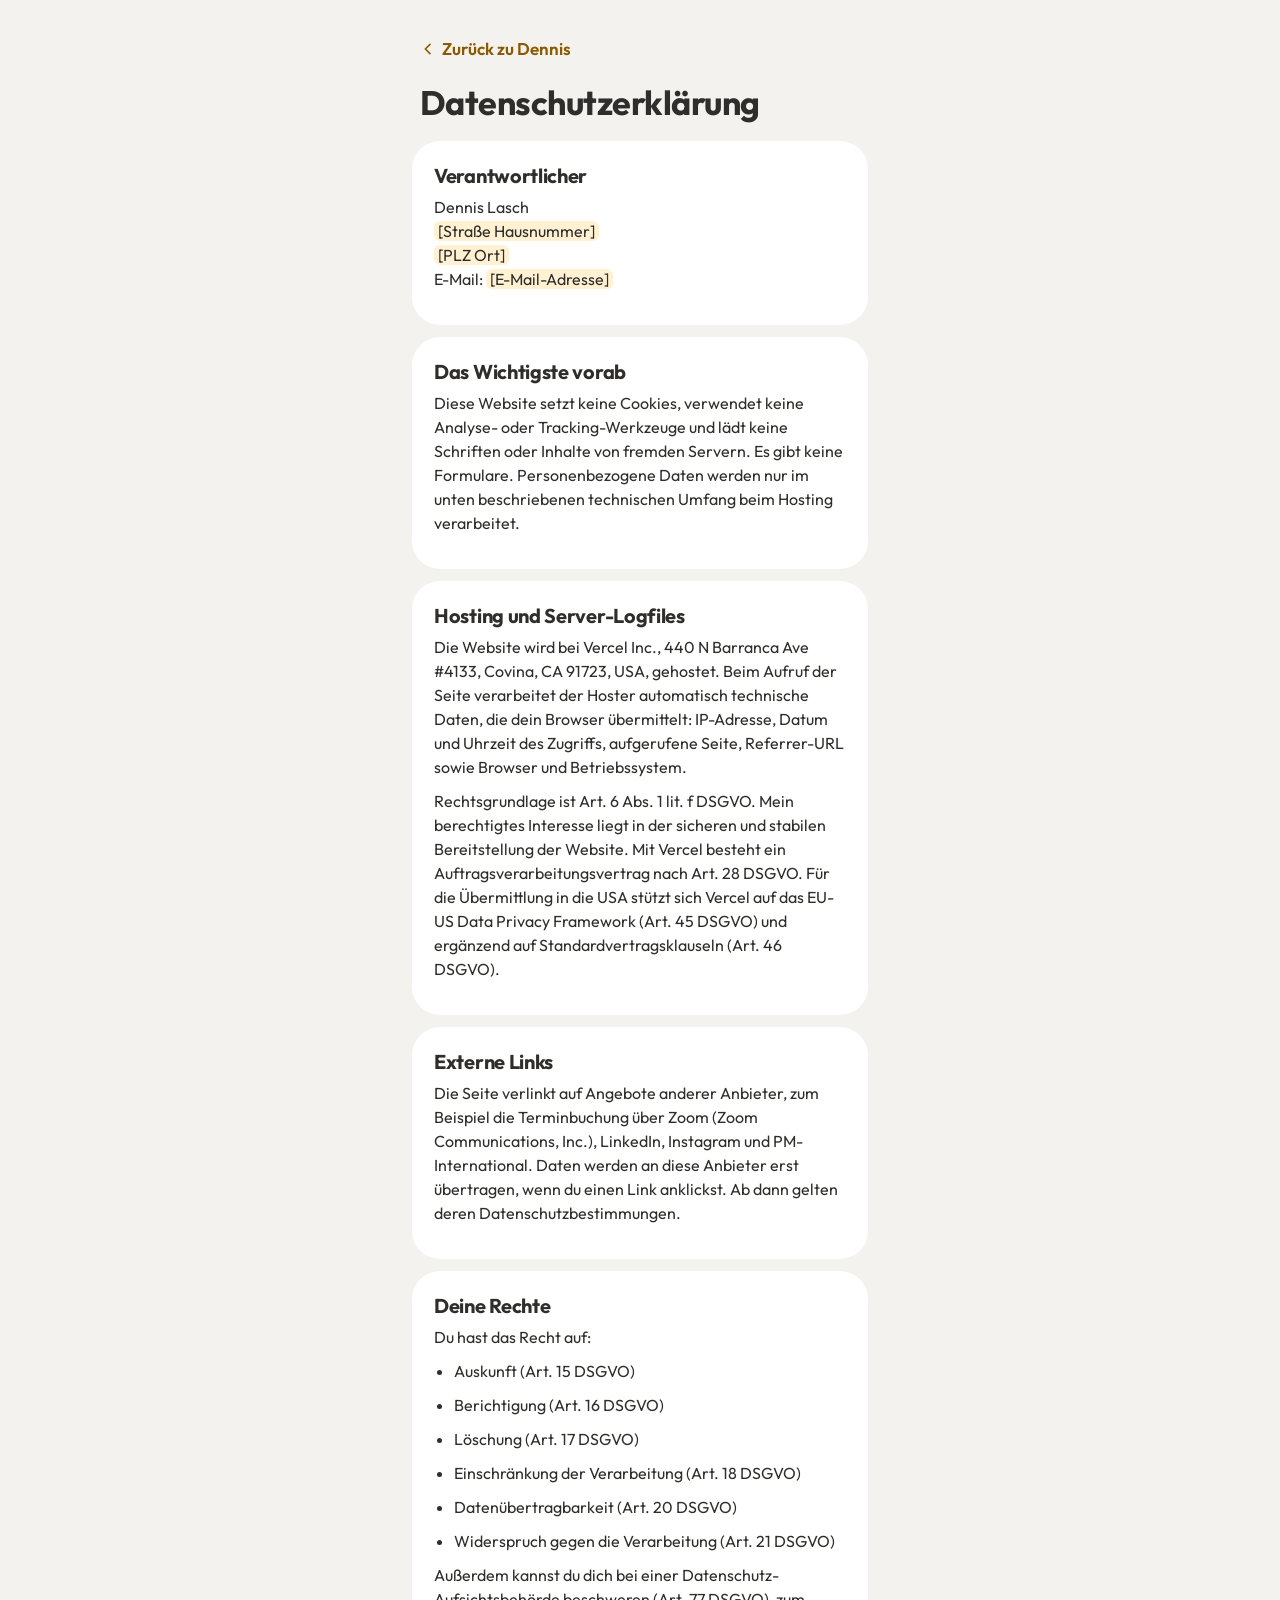
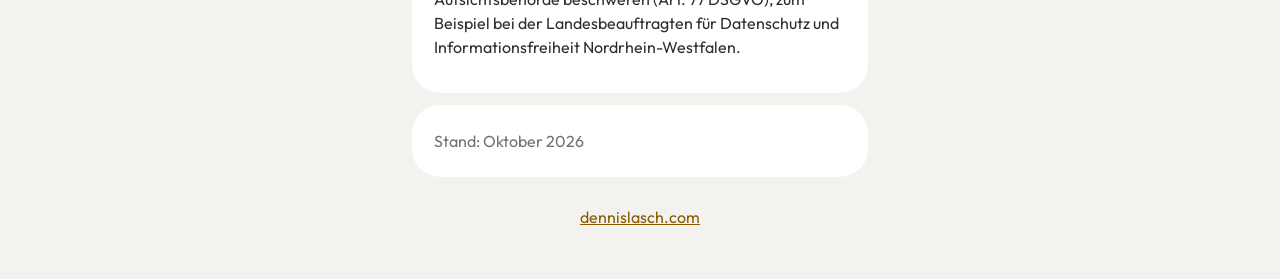
<file: datenschutz/index.html>
<!DOCTYPE html>
<html lang="de">
<head>
<meta charset="utf-8">
<meta name="viewport" content="width=device-width, initial-scale=1, viewport-fit=cover">
<title>Datenschutz – Dennis Lasch</title>
<meta name="robots" content="noindex">
<meta name="theme-color" content="#302E2C">
<link rel="icon" href="data:image/svg+xml,%3Csvg xmlns='http://www.w3.org/2000/svg' viewBox='0 0 100 100'%3E%3Ctext y='.9em' font-size='90'%3E%E2%9A%93%3C/text%3E%3C/svg%3E">
<link rel="stylesheet" href="../assets/css/style.css">
</head>
<body>
<div class="progress" aria-hidden="true"><span id="bar"></span></div>

<main class="page legal">
  <a class="back" href="../"><svg viewBox="0 0 24 24" fill="none" stroke="currentColor" stroke-width="2.4" stroke-linecap="round" stroke-linejoin="round" aria-hidden="true"><path d="M15 5l-7 7 7 7"/></svg>Zurück zu Dennis</a>
  <h1>Datenschutz&shy;erklärung</h1>
  <div class="box">
    <h2>Verantwortlicher</h2>
    <p>Dennis Lasch<br><mark>[Straße Hausnummer]</mark><br><mark>[PLZ Ort]</mark><br>E-Mail: <mark>[E-Mail-Adresse]</mark></p>
  </div>
  <div class="box">
    <h2>Das Wichtigste vorab</h2>
    <p>Diese Website setzt keine Cookies, verwendet keine Analyse- oder Tracking-Werkzeuge und lädt keine Schriften oder Inhalte von fremden Servern. Es gibt keine Formulare. Personenbezogene Daten werden nur im unten beschriebenen technischen Umfang beim Hosting verarbeitet.</p>
  </div>
  <div class="box">
    <h2>Hosting und Server-Logfiles</h2>
    <p>Die Website wird bei Vercel Inc., 440 N Barranca Ave #4133, Covina, CA 91723, USA, gehostet. Beim Aufruf der Seite verarbeitet der Hoster automatisch technische Daten, die dein Browser übermittelt: IP-Adresse, Datum und Uhrzeit des Zugriffs, aufgerufene Seite, Referrer-URL sowie Browser und Betriebssystem.</p>
    <p>Rechtsgrundlage ist Art. 6 Abs. 1 lit. f DSGVO. Mein berechtigtes Interesse liegt in der sicheren und stabilen Bereitstellung der Website. Mit Vercel besteht ein Auftragsverarbeitungsvertrag nach Art. 28 DSGVO. Für die Übermittlung in die USA stützt sich Vercel auf das EU-US Data Privacy Framework (Art. 45 DSGVO) und ergänzend auf Standardvertragsklauseln (Art. 46 DSGVO).</p>
  </div>
  <div class="box">
    <h2>Externe Links</h2>
    <p>Die Seite verlinkt auf Angebote anderer Anbieter, zum Beispiel die Terminbuchung über Zoom (Zoom Communications, Inc.), LinkedIn, Instagram und PM-International. Daten werden an diese Anbieter erst übertragen, wenn du einen Link anklickst. Ab dann gelten deren Datenschutzbestimmungen.</p>
  </div>
  <div class="box">
    <h2>Deine Rechte</h2>
    <p>Du hast das Recht auf:</p>
    <ul>
      <li>Auskunft (Art. 15 DSGVO)</li>
      <li>Berichtigung (Art. 16 DSGVO)</li>
      <li>Löschung (Art. 17 DSGVO)</li>
      <li>Einschränkung der Verarbeitung (Art. 18 DSGVO)</li>
      <li>Datenübertragbarkeit (Art. 20 DSGVO)</li>
      <li>Widerspruch gegen die Verarbeitung (Art. 21 DSGVO)</li>
    </ul>
    <p>Außerdem kannst du dich bei einer Datenschutz-Aufsichtsbehörde beschweren (Art. 77 DSGVO), zum Beispiel bei der Landesbeauftragten für Datenschutz und Informationsfreiheit Nordrhein-Westfalen.</p>
  </div>
  <div class="box"><p class="muted" style="margin:0">Stand: Oktober 2026</p></div>
  <footer><p><a href="../">dennislasch.com</a></p></footer>
</main>
<script src="../assets/js/main.js" defer></script>
</body>
</html>
</file>
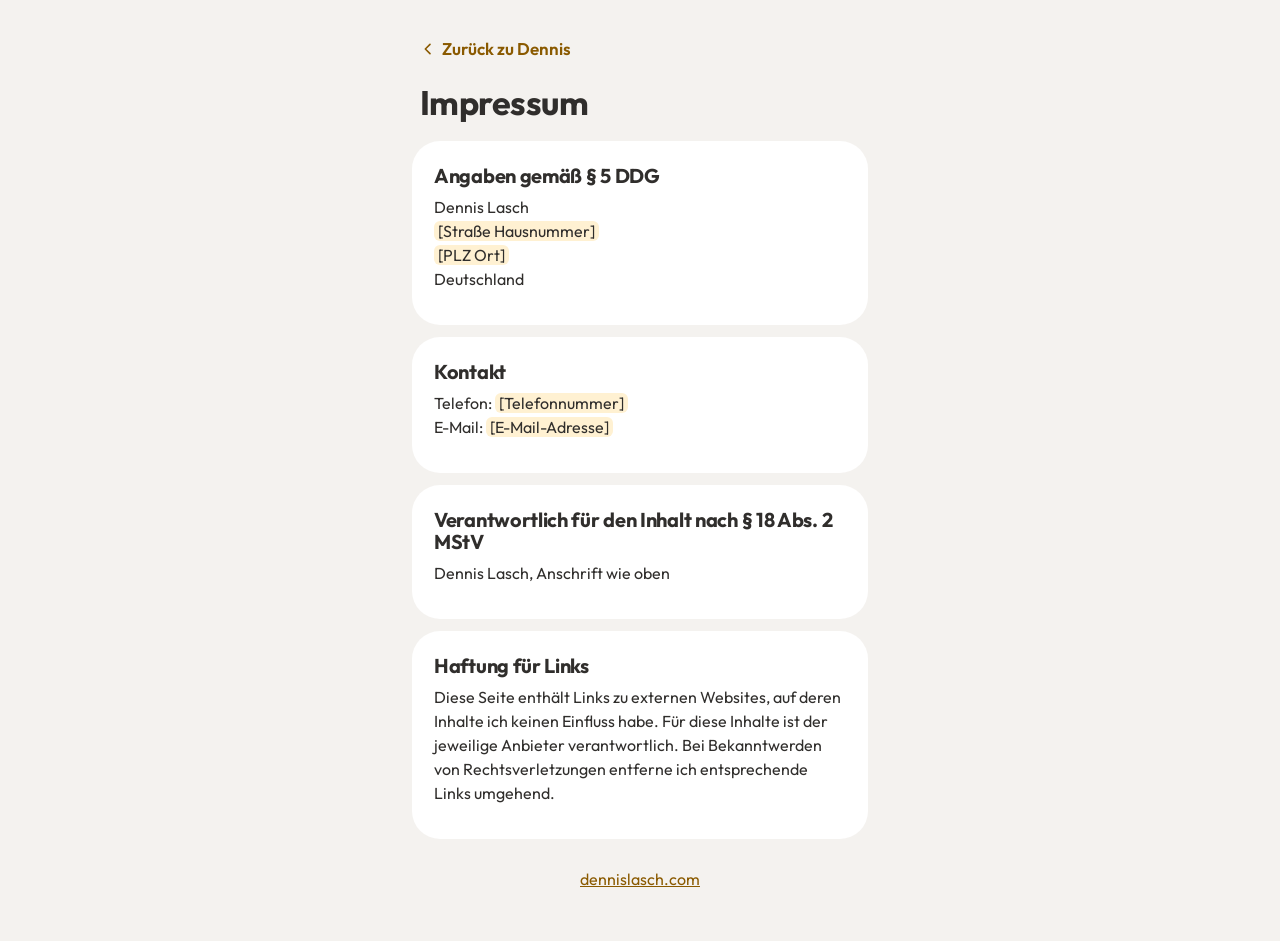
<file: impressum/index.html>
<!DOCTYPE html>
<html lang="de">
<head>
<meta charset="utf-8">
<meta name="viewport" content="width=device-width, initial-scale=1, viewport-fit=cover">
<title>Impressum – Dennis Lasch</title>
<meta name="robots" content="noindex">
<meta name="theme-color" content="#302E2C">
<link rel="icon" href="data:image/svg+xml,%3Csvg xmlns='http://www.w3.org/2000/svg' viewBox='0 0 100 100'%3E%3Ctext y='.9em' font-size='90'%3E%E2%9A%93%3C/text%3E%3C/svg%3E">
<link rel="stylesheet" href="../assets/css/style.css">
</head>
<body>
<div class="progress" aria-hidden="true"><span id="bar"></span></div>

<main class="page legal">
  <a class="back" href="../"><svg viewBox="0 0 24 24" fill="none" stroke="currentColor" stroke-width="2.4" stroke-linecap="round" stroke-linejoin="round" aria-hidden="true"><path d="M15 5l-7 7 7 7"/></svg>Zurück zu Dennis</a>
  <h1>Impressum</h1>
  <div class="box">
    <h2>Angaben gemäß § 5 DDG</h2>
    <p>Dennis Lasch<br><mark>[Straße Hausnummer]</mark><br><mark>[PLZ Ort]</mark><br>Deutschland</p>
  </div>
  <div class="box">
    <h2>Kontakt</h2>
    <p>Telefon: <mark>[Telefonnummer]</mark><br>E-Mail: <mark>[E-Mail-Adresse]</mark></p>
  </div>
  <div class="box">
    <h2>Verantwortlich für den Inhalt nach § 18 Abs. 2 MStV</h2>
    <p>Dennis Lasch, Anschrift wie oben</p>
  </div>
  <div class="box">
    <h2>Haftung für Links</h2>
    <p>Diese Seite enthält Links zu externen Websites, auf deren Inhalte ich keinen Einfluss habe. Für diese Inhalte ist der jeweilige Anbieter verantwortlich. Bei Bekanntwerden von Rechtsverletzungen entferne ich entsprechende Links umgehend.</p>
  </div>
  <footer><p><a href="../">dennislasch.com</a></p></footer>
</main>
<script src="../assets/js/main.js" defer></script>
</body>
</html>
</file>
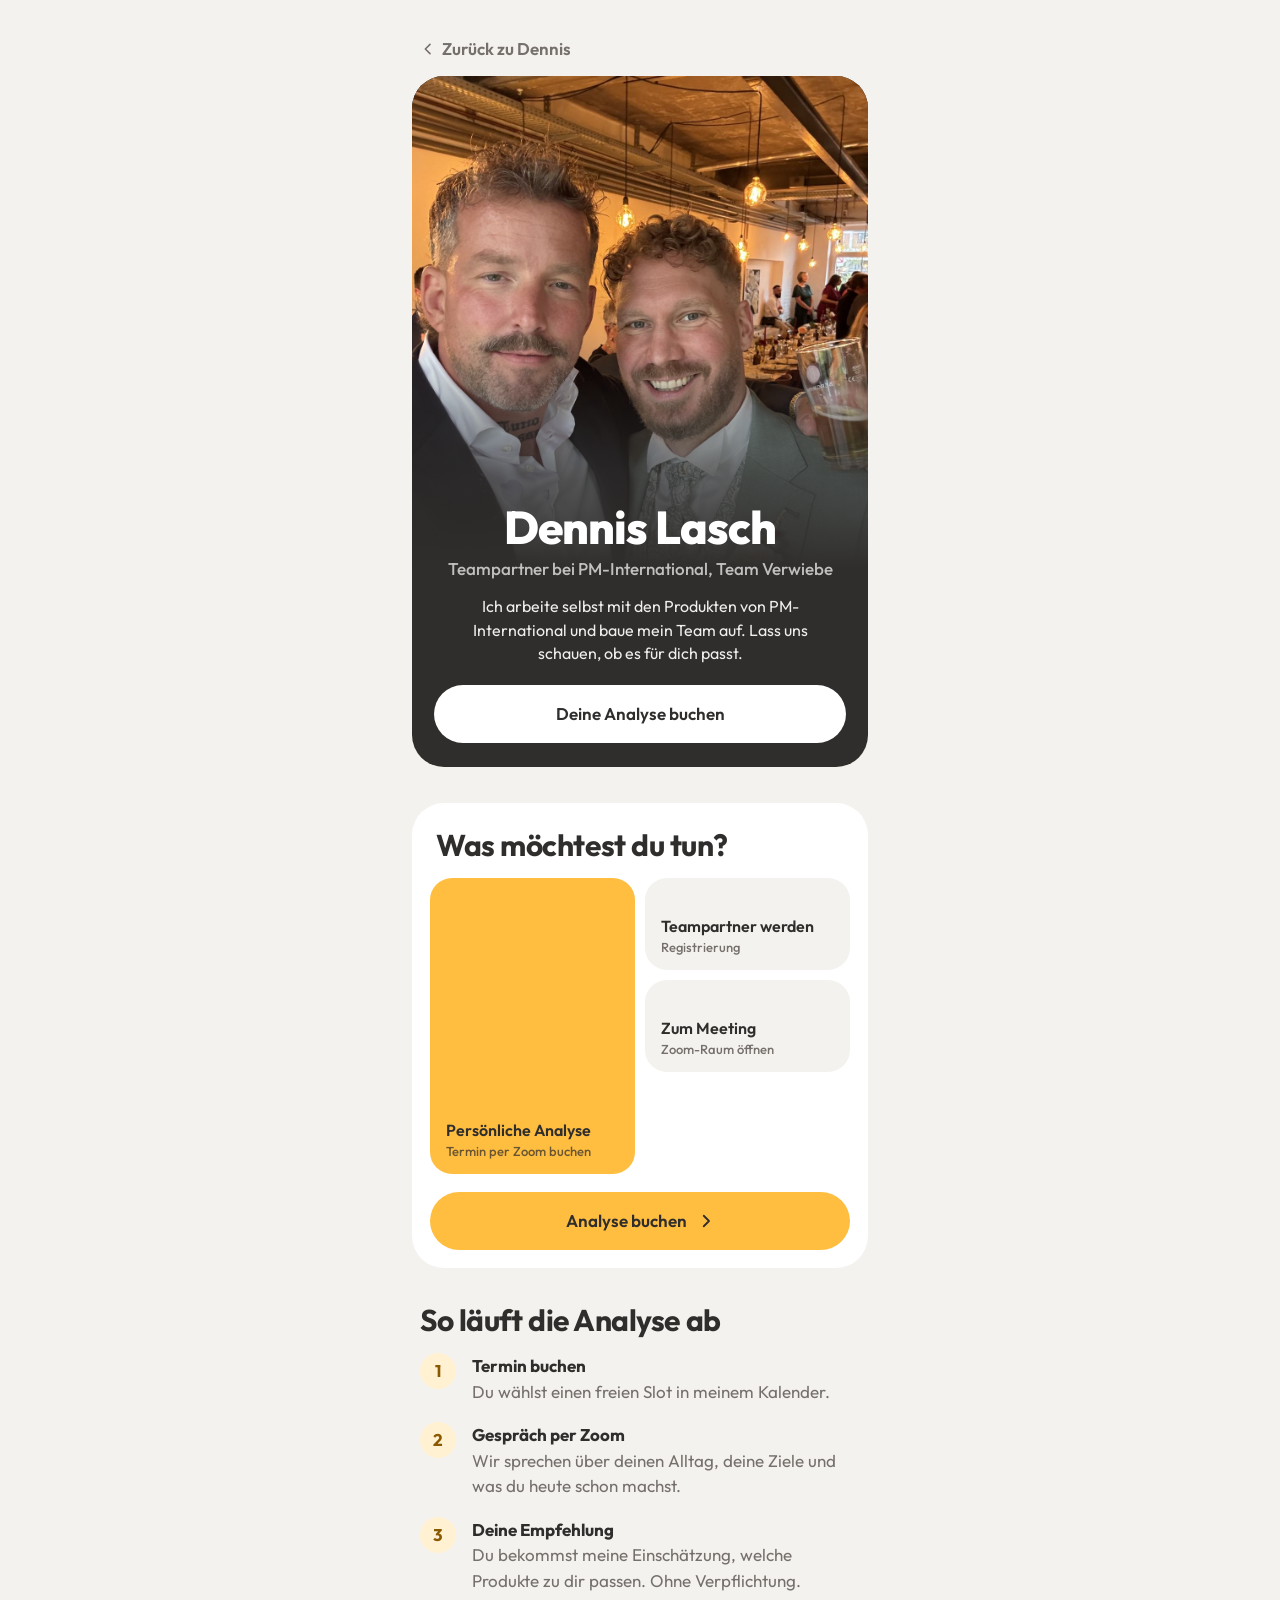
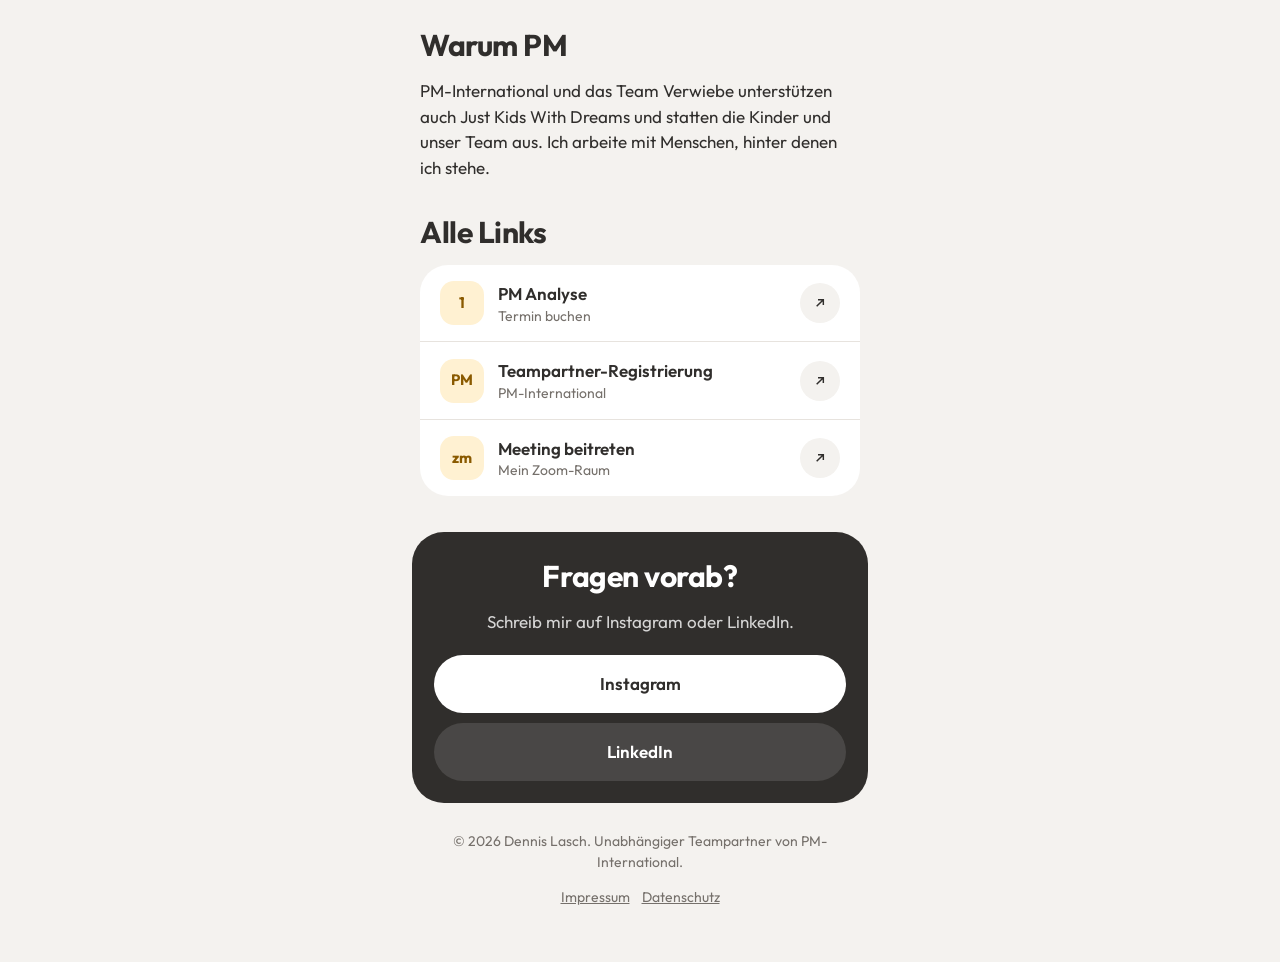
<file: pm/index.html>
<!DOCTYPE html>
<html lang="de">
<head>
<meta charset="utf-8">
<meta name="viewport" content="width=device-width, initial-scale=1, viewport-fit=cover">
<title>Dennis Lasch – PM-International</title>
<meta name="description" content="Dennis Lasch – Teampartner bei PM-International, Team Verwiebe. Analyse buchen oder Teampartner werden.">
<meta property="og:title" content="Dennis Lasch – PM-International">
<meta property="og:image" content="https://dennislasch.com/og.jpg">
<meta name="theme-color" content="#302E2C">
<link rel="icon" href="data:image/svg+xml,%3Csvg xmlns='http://www.w3.org/2000/svg' viewBox='0 0 100 100'%3E%3Ctext y='.9em' font-size='90'%3E%E2%9A%93%3C/text%3E%3C/svg%3E">
<link rel="stylesheet" href="../assets/css/style.css">
</head>
<body>
<div class="progress" aria-hidden="true"><span id="bar"></span></div>

<main class="page">
  <a class="back" href="../"><svg viewBox="0 0 24 24" fill="none" stroke="currentColor" stroke-width="2.4" stroke-linecap="round" stroke-linejoin="round" aria-hidden="true"><path d="M15 5l-7 7 7 7"/></svg>Zurück zu Dennis</a>

  <header class="hero">
    <div class="hero-photo"><img src="../assets/img/hero.jpg" alt="Dennis Lasch" fetchpriority="high"></div>
    <div class="hero-text">
      <h1>Dennis Lasch</h1>
      <p class="handle">Teampartner bei PM-International, Team Verwiebe</p>
      <p class="bio">Ich arbeite selbst mit den Produkten von PM-International und baue mein Team auf. Lass uns schauen, ob es für dich passt.</p>
      <a class="btn btn-white" href="https://scheduler.zoom.us/jkwd-dennis-lasch/dennis-lasch-deine-analyse" target="_blank" rel="noopener">Deine Analyse buchen</a>
    </div>
  </header>

  <form class="chooser" id="chooser" onsubmit="return false">
    <h2>Was möchtest du tun?</h2>
    <fieldset class="chips">
      <legend>Option auswählen</legend>
      <div class="chip tall">
        <input type="radio" name="t" id="t1" value="https://scheduler.zoom.us/jkwd-dennis-lasch/dennis-lasch-deine-analyse" data-label="Analyse buchen" checked>
        <label for="t1">Persönliche Analyse<small>Termin per Zoom buchen</small></label>
      </div>
      <div class="chip">
        <input type="radio" name="t" id="t2" value="https://registration.pm-international.com/?TP=22383051&amp;lang=de&amp;country=DE" data-label="Jetzt registrieren">
        <label for="t2">Teampartner werden<small>Registrierung</small></label>
      </div>
      <div class="chip">
        <input type="radio" name="t" id="t3" value="https://us06web.zoom.us/j/9607351843?pwd=LI6giESi43EaLXJmA0LlNd11Z29IAy.1" data-label="Meeting beitreten">
        <label for="t3">Zum Meeting<small>Zoom-Raum öffnen</small></label>
      </div>
    </fieldset>
    <a class="btn btn-green" id="book" href="https://scheduler.zoom.us/jkwd-dennis-lasch/dennis-lasch-deine-analyse" target="_blank" rel="noopener">
      <span id="bookLabel">Analyse buchen</span>
      <svg viewBox="0 0 24 24" fill="none" stroke="currentColor" stroke-width="2.4" stroke-linecap="round" stroke-linejoin="round" aria-hidden="true"><path d="M9 5l7 7-7 7"/></svg>
    </a>
  </form>

  <section>
    <h2>So läuft die Analyse ab</h2>
    <ol class="steps">
      <li><b>Termin buchen</b><span class="muted">Du wählst einen freien Slot in meinem Kalender.</span></li>
      <li><b>Gespräch per Zoom</b><span class="muted">Wir sprechen über deinen Alltag, deine Ziele und was du heute schon machst.</span></li>
      <li><b>Deine Empfehlung</b><span class="muted">Du bekommst meine Einschätzung, welche Produkte zu dir passen. Ohne Verpflichtung.</span></li>
    </ol>
  </section>

  <section>
    <h2>Warum PM</h2>
    <p class="lead">PM-International und das Team Verwiebe unterstützen auch Just Kids With Dreams und statten die Kinder und unser Team aus. Ich arbeite mit Menschen, hinter denen ich stehe.</p>
  </section>

  <section>
    <h2>Alle Links</h2>
    <div class="list">
      <a class="row" href="https://scheduler.zoom.us/jkwd-dennis-lasch/dennis-lasch-deine-analyse" target="_blank" rel="noopener">
        <span class="ic">1</span><div><b>PM Analyse</b><span class="sub">Termin buchen</span></div>
        <span class="go" aria-hidden="true"><svg viewBox="0 0 24 24"><path d="M7 17L17 7M9 7h8v8"/></svg></span>
      </a>
      <a class="row" href="https://registration.pm-international.com/?TP=22383051&amp;lang=de&amp;country=DE" target="_blank" rel="noopener">
        <span class="ic">PM</span><div><b>Teampartner-Registrierung</b><span class="sub">PM-International</span></div>
        <span class="go" aria-hidden="true"><svg viewBox="0 0 24 24"><path d="M7 17L17 7M9 7h8v8"/></svg></span>
      </a>
      <a class="row" href="https://us06web.zoom.us/j/9607351843?pwd=LI6giESi43EaLXJmA0LlNd11Z29IAy.1" target="_blank" rel="noopener">
        <span class="ic">zm</span><div><b>Meeting beitreten</b><span class="sub">Mein Zoom-Raum</span></div>
        <span class="go" aria-hidden="true"><svg viewBox="0 0 24 24"><path d="M7 17L17 7M9 7h8v8"/></svg></span>
      </a>
    </div>
  </section>

  <div class="final">
    <h2>Fragen vorab?</h2>
    <p>Schreib mir auf Instagram oder LinkedIn.</p>
    <a class="btn btn-white" href="https://www.instagram.com/denniswithdreams" target="_blank" rel="noopener">Instagram</a>
    <a class="btn btn-ghost" href="https://www.linkedin.com/in/dennislasch" target="_blank" rel="noopener">LinkedIn</a>
  </div>

  <footer><p>© 2026 Dennis Lasch. Unabhängiger Teampartner von PM-International.</p><p><a href="../impressum/">Impressum</a> &nbsp;&nbsp; <a href="../datenschutz/">Datenschutz</a></p></footer>
</main>

<script src="../assets/js/main.js" defer></script>
</body>
</html>
</file>
<file: assets/css/style.css>
@font-face{font-family:'Outfit';font-style:normal;font-weight:100 900;font-display:swap;src:url('../fonts/outfit-latin-wght-normal.woff2') format('woff2')}
@font-face{font-family:'Poppins';font-style:normal;font-weight:800;font-display:swap;src:url('../fonts/poppins-latin-800-normal.woff2') format('woff2')}
:root{
  --green:#FFBE40; --green-deep:#302E2C; --green-soft:#FFF1D2; --accent-ink:#8A5A00;
  --bg:#F4F2EF; --card:#FFFFFF; --ink:#302E2C; --muted:#75706B; --line:#E7E3DE;
  --on-green:#302E2C;
  box-sizing:border-box;
  padding-top:env(safe-area-inset-top,0px);
  padding-bottom:env(safe-area-inset-bottom,0px);
}
@media (prefers-color-scheme:dark){
  :root:not([data-theme="light"]){
    --green:#FFBE40; --green-deep:#262422; --green-soft:#3B3223; --accent-ink:#FFBE40;
    --bg:#1B1A18; --card:#262422; --ink:#F4F1EC; --muted:#A8A29B; --line:#35322F;
  }
}
:root[data-theme="dark"]{
  --green:#FFBE40; --green-deep:#262422; --green-soft:#3B3223; --accent-ink:#FFBE40;
  --bg:#1B1A18; --card:#262422; --ink:#F4F1EC; --muted:#A8A29B; --line:#35322F;
}
*,*::before,*::after{box-sizing:border-box}
html{scroll-padding-top:env(safe-area-inset-top,0px);-webkit-text-size-adjust:100%}
body{margin:0;overflow-x:hidden;background:var(--bg);color:var(--ink);font-family:"Outfit",system-ui,-apple-system,"Segoe UI",Roboto,sans-serif;font-size:17px;line-height:1.5}
img{max-width:100%;display:block}
a{color:inherit}
:focus-visible{outline:3px solid var(--green);outline-offset:3px;border-radius:12px}

/* Fortschrittslinie wie im Onboarding-Design */
.progress{position:fixed;top:0;left:0;right:0;height:calc(3px + env(safe-area-inset-top,0px));padding-top:env(safe-area-inset-top,0px);z-index:10;pointer-events:none}
.progress span{display:block;height:3px;width:0;background:var(--green);border-radius:0 3px 3px 0}

.page{max-width:480px;margin:0 auto;padding:12px 12px 40px}

/* Hero wie link.me */
.hero{position:relative;border-radius:32px;overflow:hidden;background:#302E2C}
.hero-photo{position:relative}
.hero-photo img{width:100%;aspect-ratio:1/1.08;object-fit:cover;object-position:50% 18%}
.hero-photo::after{content:"";position:absolute;inset:0;background:linear-gradient(180deg,rgba(48,46,44,0) 55%,rgba(48,46,44,.75) 82%,#302E2C 100%)}
.hero-text{position:relative;z-index:1;margin-top:-64px;padding:0 22px 24px;color:#fff;text-align:center}
.hero h1{font-size:clamp(36px,11vw,46px);line-height:1;font-weight:800;letter-spacing:-.02em;margin:0}
.handle{margin:6px 0 14px;color:rgba(255,255,255,.7);font-weight:500}
.bio{margin:0 auto 20px;max-width:34ch;font-size:16px;line-height:1.45;color:rgba(255,255,255,.92)}
.socials{display:flex;justify-content:center;gap:10px;margin-bottom:18px}
.socials a{width:46px;height:46px;border-radius:50%;background:rgba(255,255,255,.14);display:grid;place-items:center;color:#fff;backdrop-filter:blur(6px);-webkit-backdrop-filter:blur(6px)}
.socials svg{width:21px;height:21px;fill:currentColor}

.btn{display:flex;align-items:center;justify-content:center;gap:10px;min-height:58px;padding:0 24px;border-radius:999px;font-weight:600;font-size:17px;text-decoration:none;border:0;cursor:pointer;font-family:inherit}
.btn-white{background:#fff;color:var(--green-deep)}
.btn-green{background:var(--green);color:var(--on-green)}
.btn svg{width:18px;height:18px;flex:none}

/* Sektionen */
section{margin-top:36px;padding:0 8px}
h2{font-size:30px;line-height:1.1;font-weight:700;letter-spacing:-.015em;margin:0 0 16px}
.lead{margin:0 0 16px;color:var(--ink)}
.muted{color:var(--muted)}

/* Auswahl-Kacheln wie "What are your expectations?" */
.chooser{background:var(--card);border-radius:32px;padding:26px 18px 18px;margin:36px 0 0}
.chooser h2{padding:0 6px}
.chips{display:grid;grid-template-columns:1fr 1fr;gap:10px;margin:0 0 18px;border:0;padding:0}
.chips legend{position:absolute;width:1px;height:1px;overflow:hidden;clip:rect(0 0 0 0)}
.chip{position:relative}
.chip input{position:absolute;opacity:0;inset:0;margin:0;cursor:pointer}
.chip label{display:flex;flex-direction:column;justify-content:flex-end;min-height:92px;padding:14px 16px;border-radius:22px;background:var(--bg);font-weight:600;font-size:16px;line-height:1.2;cursor:pointer;transition:background .2s,color .2s}
.chip label small{display:block;font-weight:500;font-size:13px;margin-top:4px;color:var(--muted);transition:color .2s}
.chip.tall{grid-row:span 3}
.chip.tall label{height:100%;min-height:296px}
.chip input:checked + label{background:var(--green);color:var(--on-green)}
.chip input:checked + label small{color:rgba(48,46,44,.72)}
.chip input:focus-visible + label{outline:3px solid var(--green);outline-offset:3px}

/* Projekte */
.projects{display:grid;gap:12px}
.project{display:block;text-decoration:none;background:var(--card);border-radius:28px;padding:22px}
.project.feature{background:var(--card);color:var(--ink);box-shadow:inset 0 0 0 3px var(--green)}
.project-head{display:flex;align-items:center;justify-content:space-between;gap:12px;margin-bottom:14px}
.logo{min-height:44px;display:flex;align-items:center}
.logo img{height:52px;width:auto;border-radius:12px}
.logo img.lg{height:72px}
.logo .bc-logo{height:120px;width:auto;display:block;border-radius:12px}
.sign{display:block;width:110px;margin:0 auto 10px;border-radius:18px}
@media (prefers-color-scheme:dark){:root:not([data-theme="light"]) .logo .bc-logo,:root:not([data-theme="light"]) .logo img,:root:not([data-theme="light"]) .sign{background:#fff;padding:8px 10px}}
:root[data-theme="dark"] .logo .bc-logo,:root[data-theme="dark"] .logo img,:root[data-theme="dark"] .sign{background:#fff;padding:8px 10px}
.wordmark{font-weight:800;font-size:22px;letter-spacing:-.01em}
.go{width:40px;height:40px;border-radius:50%;display:grid;place-items:center;background:var(--bg);flex:none}
.feature .go{background:var(--green);color:var(--on-green)}
.go svg{width:16px;height:16px;fill:none;stroke:currentColor;stroke-width:2.2}
.project h3{font-size:21px;margin:0 0 6px;font-weight:700}
.project p{margin:0;font-size:16px}
.feature p{color:var(--muted)}
.project .role{font-size:14px;font-weight:600;margin-top:12px;color:var(--muted)}
.feature .role{display:inline-block;background:var(--green);color:var(--on-green);padding:6px 12px;border-radius:999px}

/* Partner & Netzwerke als Liste */
.list{background:var(--card);border-radius:28px;overflow:hidden}
.row{display:flex;align-items:center;gap:14px;padding:16px 20px;border-top:1px solid var(--line);text-decoration:none}
.row:first-child{border-top:0}
.row .ic{width:44px;height:44px;border-radius:14px;background:var(--green-soft);color:var(--accent-ink);display:grid;place-items:center;font-weight:700;font-size:15px;flex:none}
.row b{display:block;font-weight:600}
.row span.sub{display:block;font-size:14px;color:var(--muted);line-height:1.35}
.row .go{margin-left:auto}

.quote{font-size:24px;line-height:1.25;font-weight:600;letter-spacing:-.01em;margin:0 0 14px}


/* Privat */
.private{background:var(--card);border-radius:32px;overflow:hidden}
.private a.photo{display:block;cursor:default}
.private img{width:100%;aspect-ratio:4/5;object-fit:cover}
.private .txt{padding:22px}
.facts{display:flex;flex-wrap:wrap;gap:8px;margin-top:14px;padding:0;list-style:none}
.facts li{background:var(--bg);border-radius:999px;padding:8px 14px;font-size:15px;font-weight:500}

.final{margin-top:36px;background:var(--green-deep);color:#fff;border-radius:32px;padding:28px 22px 22px;text-align:center}
.final h2{color:#fff}
.final p{color:rgba(255,255,255,.8);margin:0 0 20px}
.final .btn+.btn{margin-top:10px}
.btn-ghost{background:rgba(255,255,255,.12);color:#fff}

footer{text-align:center;font-size:14px;color:var(--muted);margin-top:28px}
footer a{color:var(--muted)}

@media (min-width:720px){
  .page{padding-top:28px}
}
@media (prefers-reduced-motion:reduce){
  *{transition:none!important}
}

/* Unterseiten */
.back{display:inline-flex;align-items:center;gap:6px;font-weight:600;text-decoration:none;color:var(--muted);padding:8px 8px 14px}
.back svg{width:16px;height:16px}
.steps{counter-reset:s;list-style:none;margin:0;padding:0}
.steps li{position:relative;padding:0 0 0 52px;margin:0 0 18px}
.steps li::before{counter-increment:s;content:counter(s);position:absolute;left:0;top:0;width:36px;height:36px;border-radius:50%;background:var(--green-soft);color:var(--accent-ink);display:grid;place-items:center;font-weight:700}
.steps b{display:block}

/* Rechtliches */
.legal h1{font-size:34px;line-height:1.1;margin:8px 8px 20px;letter-spacing:-.015em}
.legal .box{background:var(--card);border-radius:28px;padding:24px 22px;margin-bottom:12px}
.legal h2{font-size:20px;margin:0 0 8px}
.legal p,.legal li{margin:0 0 10px;font-size:16px}
.legal ul{padding-left:20px;margin:0 0 10px}
.legal mark{background:var(--green-soft);color:var(--ink);padding:0 4px;border-radius:6px}
.legal a{color:var(--accent-ink)}
</file>
